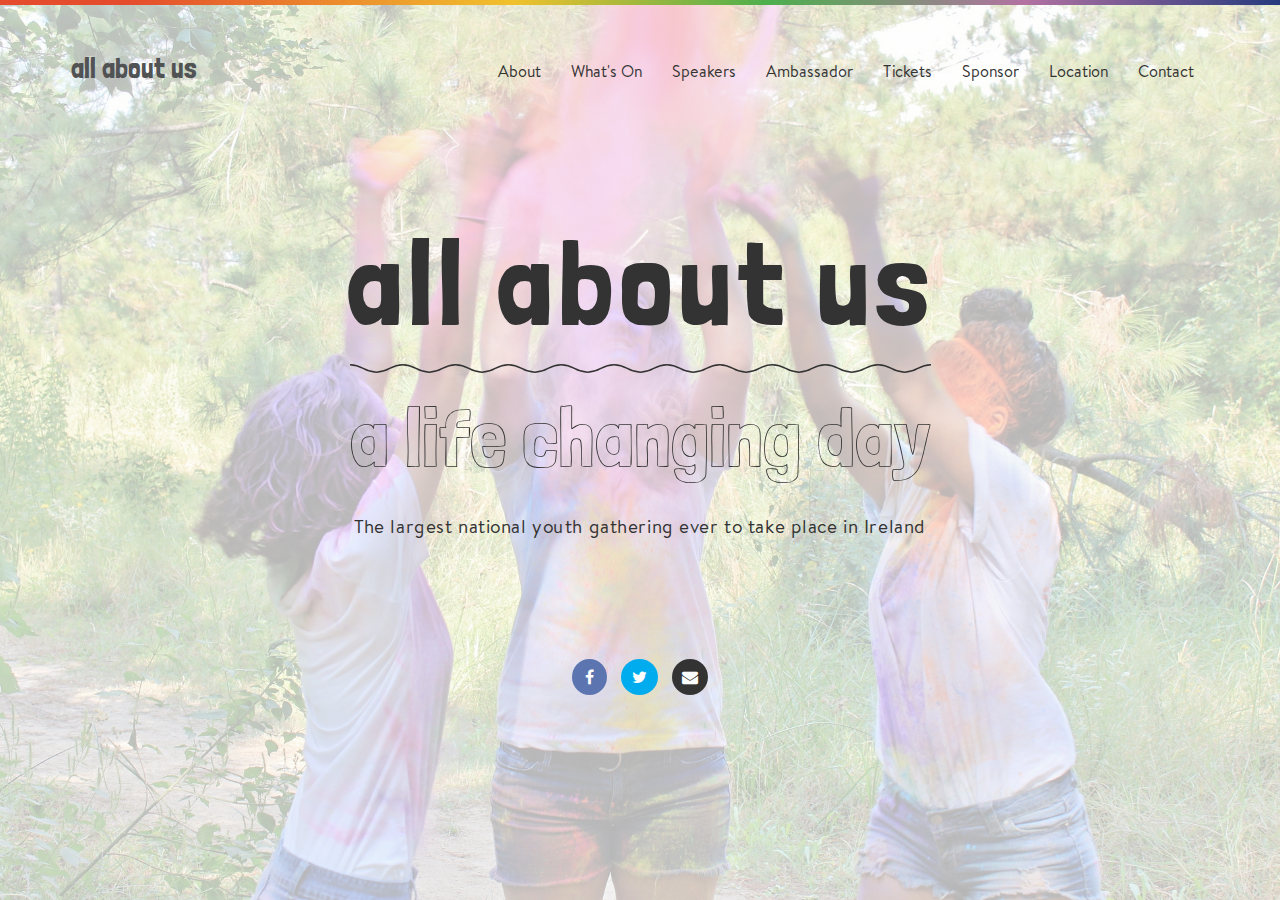
<file: index.html>
<!DOCTYPE html>
<html lang="en">

<head>

    <meta charset="utf-8">
    <meta http-equiv="X-UA-Compatible" content="IE=edge">
    <meta name="viewport" content="width=device-width, initial-scale=1">
    <meta name="description" content="">
    <meta name="author" content="">

    <title>All About Us</title>
    
    <!-- Bootstrap Core CSS -->
    <link href="css/bootstrap.min.css" rel="stylesheet">
    <link href="css/font-awesome.min.css" rel="stylesheet">
    <link href="css/custom.css" rel="stylesheet">
</head>

<body id="landing" class="bg-color">
<div id="strip"></div>
  <div class="container" role="main">
  <!-- Navigation -->
  <nav class="navbar" role="navigation">
    
    <div class="center">
      <div class="navbar-header">
      <div class="navbar-brand">
        <h3 class="site-title"><a href="index.html">All About Us</a></h3>
      </div>
      <button type="button" class="navbar-toggle" data-toggle="collapse" data-target="#bs-example-navbar-collapse-1">
        <span class="sr-only">Toggle navigation</span>
        <span class="icon-bar"></span>
        <span class="icon-bar"></span>
        <span class="icon-bar"></span>
      </button>
      </div>
      <!-- Collect the nav links, forms, and other content for toggling -->
      <div class="collapse navbar-collapse" id="bs-example-navbar-collapse-1">
      
      <ul class="nav navbar-nav navbar-right">
        <li>
            <a href="about.html">About</a>
        </li>
        <li>
            <a href="whats-on.html">What's On</a>
        </li>
        <li>
            <a href="speakers.html">Speakers</a>
        </li>
        <li>
            <a href="ambassador.html">Ambassador</a>
        </li>
        <!--<li>
            <a href="topics.html">Topics</a>
        </li>-->
        <li>
            <a href="tickets.html">Tickets</a>
        </li>
        <li>
            <a href="sponsor.html">Sponsor</a>
        </li>
        <li>
            <a href="location.html">Location</a>
        </li>
        <li>
            <a href="contact.html">Contact</a>
        </li>
      </ul>
      </div>
    </div>
    <!-- /.navbar-collapse -->
  
  </nav>

  <!-- Page Content -->
  

      <div class="row">
      
          <div class="col-lg-12 text-center">
            <div class="landing-container">
            
              <h1 class="landing-header">All about us</h1>
              <svg version="1.1" id="Layer_1" xmlns="http://www.w3.org/2000/svg" xmlns:xlink="http://www.w3.org/1999/xlink" x="0px" y="0px"
                 width="783.576px" height="14.999px" viewBox="0 0 783.576 14.999" enable-background="new 0 0 783.576 14.999"
                 xml:space="preserve">
              <g>
                <path fill="none" stroke="#333333" stroke-width="2" stroke-miterlimit="10" d="M0,1.081c17.808,0,17.808,10,35.616,10
                  c17.806,0,17.806-10,35.613-10c17.806,0,17.806,10,35.612,10c17.806,0,17.806-10,35.612-10c17.807,0,17.807,10,35.613,10
                  c17.807,0,17.807-10,35.615-10c17.809,0,17.809,10,35.618,10c17.807,0,17.807-10,35.615-10c17.808,0,17.808,10,35.617,10
                  c17.808,0,17.808-10,35.615-10c17.808,0,17.808,10,35.616,10c17.808,0,17.808-10,35.617-10c17.809,0,17.809,10,35.619,10
                  c17.81,0,17.81-10,35.619-10c17.807,0,17.807,10,35.614,10c17.807,0,17.807-10,35.615-10c17.81,0,17.81,10,35.619,10
                  c17.81,0,17.81-10,35.62-10c17.811,0,17.811,10,35.621,10c17.81,0,17.81-10,35.62-10c17.813,0,17.813,10,35.625,10
                  s17.813-10,35.625-10"/>
              </g>
              </svg>

              <h2 class="landing-sub-header">A life changing day</h2>
              <p class="lead">The largest national youth gathering ever to take place in Ireland</p>
              
            </div>

   
          </div>
      </div>
      <!-- /.row -->

  </div>
  <!-- /.container -->
<footer class="footer-fixed">       
    
    <div class="social-icon-container container">
  
      <i class="fa fa-facebook circle"></i>
      <a href="https://twitter.com/intent/follow?screen_name=allaboutusevent"><a href="https://twitter.com/intent/follow?screen_name=allaboutusevent"><i class="fa fa-twitter circle"></i></a>
      <script src="https://platform.twitter.com/widgets.js" async></script></a>
      <script src="https://platform.twitter.com/widgets.js" async></script>
      <i class="fa fa-envelope circle"></i>
     
    </div>
 
</footer>
  <!-- jQuery Version 1.11.1 -->
  <script src="js/jquery.js" async></script>
  
  <!-- Bootstrap Core JavaScript -->
  <script src="js/bootstrap.min.js" async></script>

</body>

</html>
</file>
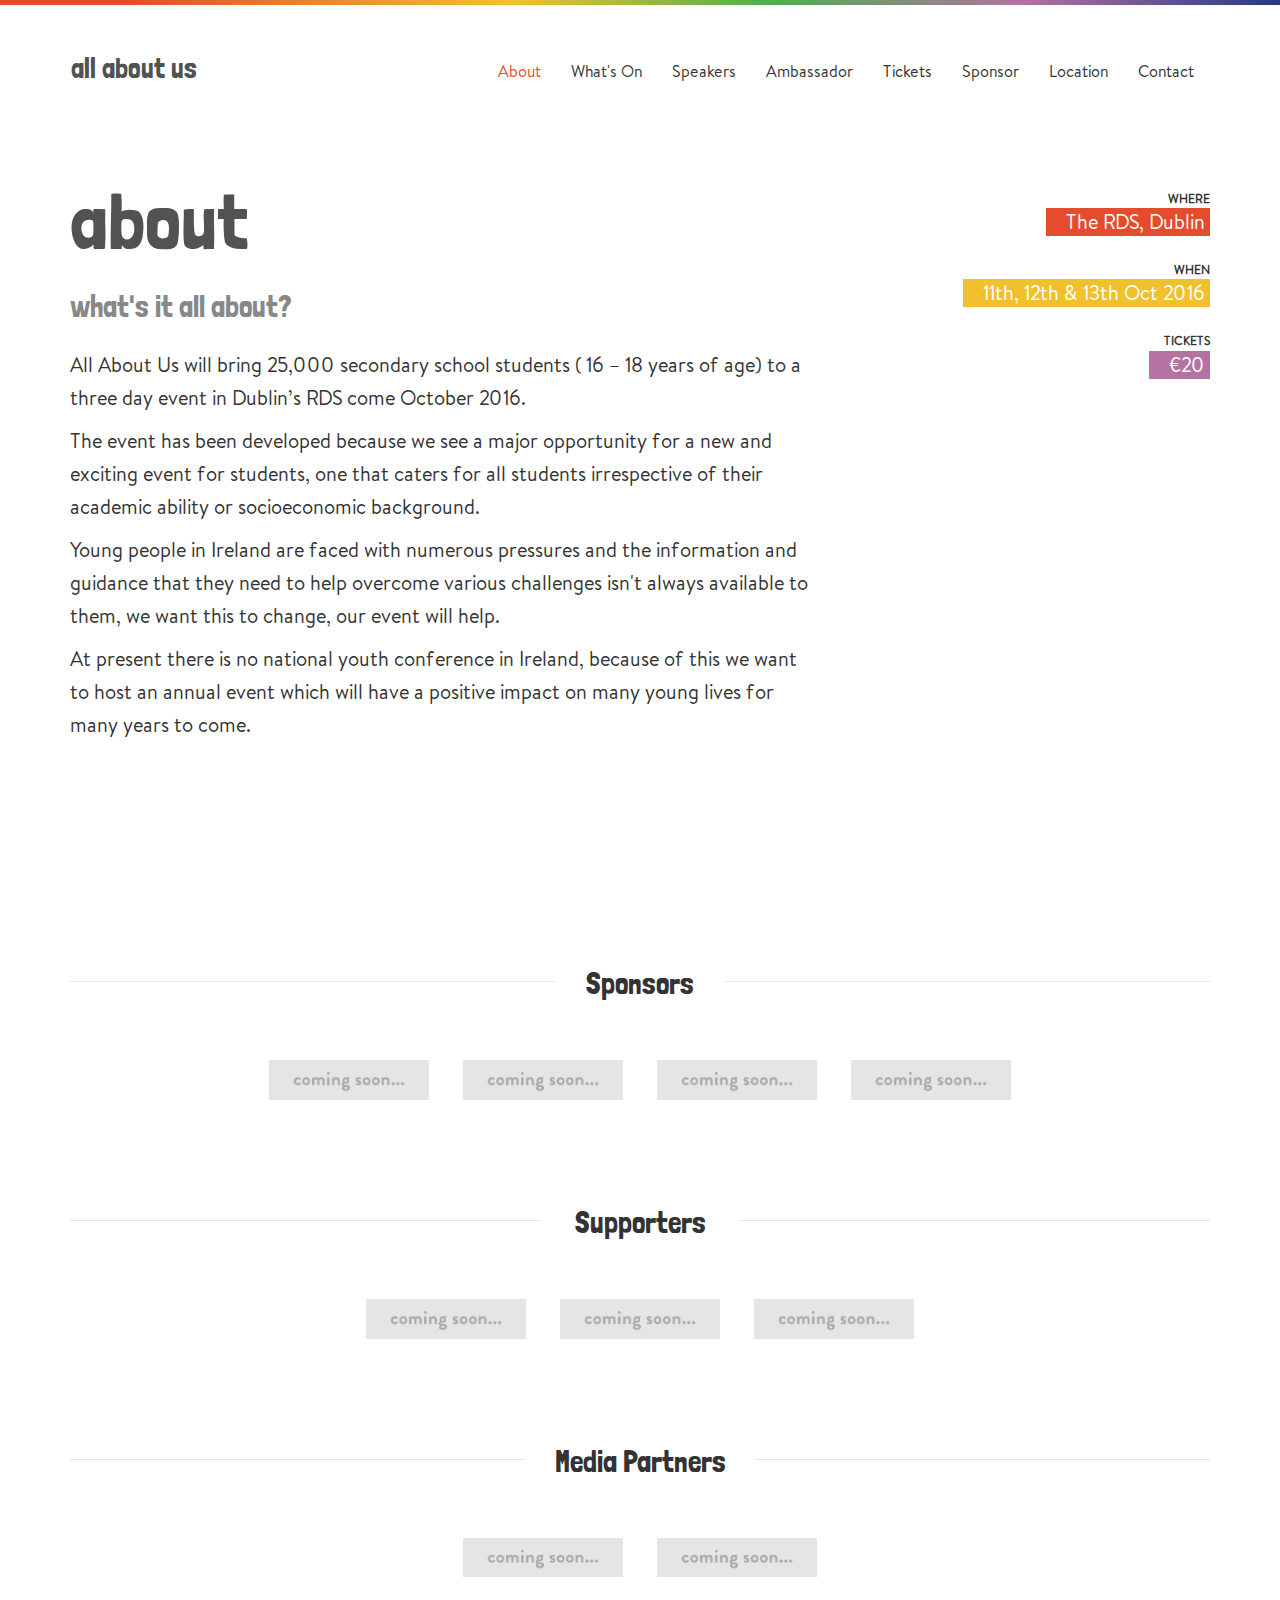
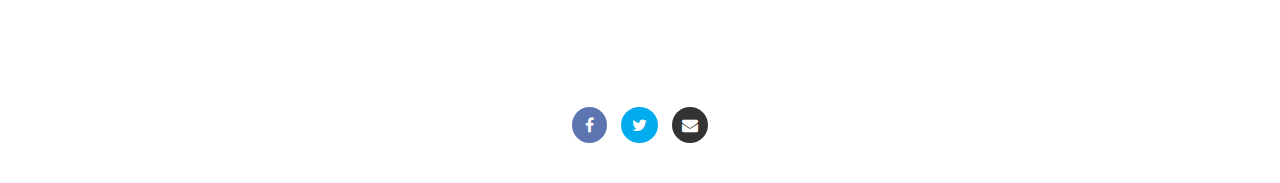
<file: about.html>
<!DOCTYPE html>
<html lang="en">

<head>

<meta charset="utf-8">
<meta http-equiv="X-UA-Compatible" content="IE=edge">
<meta name="viewport" content="width=device-width, initial-scale=1">
<meta name="description" content="">
<meta name="author" content="">

<title>All About Us</title>

<link href="css/bootstrap.min.css" rel="stylesheet">
<link href="css/custom.css" rel="stylesheet">
<link href="css/font-awesome.min.css" rel="stylesheet">
</head>

<body>
<div id="strip"></div>
<div class="container" role="main">
<!-- Navigation -->
  <nav class="navbar" role="navigation">
    
    <div class="center">
      <div class="navbar-header">
      <div class="navbar-brand">
        <h3 class="site-title"><a href="index.html">All About Us</a></h3>
      </div>
      <button type="button" class="navbar-toggle" data-toggle="collapse" data-target="#bs-example-navbar-collapse-1">
        <span class="sr-only">Toggle navigation</span>
        <span class="icon-bar"></span>
        <span class="icon-bar"></span>
        <span class="icon-bar"></span>
      </button>
      </div>
      <!-- Collect the nav links, forms, and other content for toggling -->
      <div class="collapse navbar-collapse" id="bs-example-navbar-collapse-1">
      
      <ul class="nav navbar-nav navbar-right">
        <li>
          <a class="active" href="about.html">About</a>
        </li>
        <li>
          <a href="whats-on.html">What's On</a>
        </li>
        <li>
          <a href="speakers.html">Speakers</a>
        </li>
        <li>
          <a href="ambassador.html">Ambassador</a>
        </li>
        <!--<li>
          <a href="topics.html">Topics</a>
        </li>-->
        <li>
          <a href="tickets.html">Tickets</a>
        </li>
        <li>
          <a href="sponsor.html">Sponsor</a>
        </li>
        <li>
            <a href="location.html">Location</a>
        </li>        
        <li>
          <a href="contact.html">Contact</a>
        </li>
      </ul>
      </div>
    </div>
    <!-- /.navbar-collapse -->
    
  <!-- /.container -->
  </nav>

  <!-- Page Content -->
  <div class="row">
    <div class="col-lg-12">
      
      <div class="intro-header row">
        <div class="col-md-8">
          <h1 class="page-title">about</h1>
          <h2 class="page-sub-title">what's it all about?</h2>
          <p>All About Us will bring 25,000 secondary school students ( 16 – 18 years of age) to a three day event in Dublin’s RDS come October 2016. </p>
          <p>The event has been developed because we see a major opportunity for a new and exciting event for students, one that caters for all students irrespective of their academic ability or socioeconomic background.</p>
          <p>Young people in Ireland are faced with numerous pressures and the information and guidance that they need to help overcome various challenges isn't always available to them, we want this to change, our event will help. </p>
          <p>At present there is no national youth conference in Ireland, because of this we want to host an annual event which will have a positive impact on many young lives for many years to come.</p>

          <!--<p>
            All About Us will bring 25,000 secondary school students to a three day event in Dublin come Autumn 2016; however, bringing students to the event does not even come close to describing what our real aim is; we want our young attendees to have their most memorable school outing ever, a day that could very well pave the way for a happy and successful future, a day that opens them up to a world of possibilities, a day where they can engage and interact with incredible speakers, industry professionals, college representatives, guidance counselors and fellow students from around the country in truly unique ways. </p>
            <p>
              The event has been developed because we see a major opportunity for a new and exciting event for students, one that caters for all students irrespective of their academic ability or  socioeconomic background. We also know that young people are faced with numerous pressures and the information and guidance that they need to help overcome various challenges isn't always available to them, we want this to change. At present there is no national youth conference in Ireland, because of this we want to host an annual event which will have a positive impact on many young lives for many years to come.
            </p>-->
          <!--<p>
            All About Us will be the largest National Youth Gathering ever to take place in Ireland. The event will take place in one of Dublin's biggest Conference Centres over three days in Autumn 2016.
          </p>
          <p>
            We are bringing more than 20,000 senior school students - 4th ,5th and 6th year in the Republic of Ireland and year 12, 13, and 14 in Northern Ireland - to our event in Dublin. The event will act as a positive contributor to the lives of all attendees by educating, motivating and inspiring our guests in truly unique ways. 
          </p>-->
        </div>
        
        <div class="sidebar text-right col-md-4">
          <h6>Where</h6>
          <p><span class="bg-color2"><a href="location.html">The RDS, Dublin</a></span></p>
          <h6>When</h6>
          <p><span class="bg-color3">11th, 12th &amp; 13th Oct 2016</span></p>
          <h6>Tickets</h6>
          <p><span class="bg-color5">€20</span></p>
        </div>                 
      </div>
      <div class="bottombar row">     
        <a href="">
        <div class="col-md-4 card">
          <div class="card-inner bg-color4">
            <p>Read about the Topics we'll be discussing at the Event <i class="fa fa-arrow-right pull-right"></i></p>            
          </div>
        </div>
        </a>
        <a href="">
        <div class="col-md-4 card">
          <div class="card-inner bg-color5">
            <p>See What's going to be on over 3 exciting days <i class="fa fa-arrow-right pull-right"></i></p>            
          </div>
        </div>
        </a>
        <a href="">
        <div class="col-md-4 card">
          <div class="card-inner bg-color3">
            <p>See who we'll have Speaking at the Event <i class="fa fa-arrow-right pull-right"></i></p>            
          </div>
        </div>
        </a>
      </div>
      
      </div>
  </div>
</div>
<!-- /.row -->
<footer>
  <div class="container">
      <div class="sponsors">
        <div class="footer-header">
          <h2 class="text-center">Sponsors</h2>
        </div>
         
          <div class="logos">    
            <img class="col-md-2" src="img/ei-logo.png">
            <img class="col-md-2" src="img/ei-logo.png">
            <img class="col-md-2" src="img/ei-logo.png">
            <img class="col-md-2" src="img/ei-logo.png">
          </div>
      </div>
      <div class="supporters">
        <div class="footer-header">
          <h2 class="text-center">Supporters</h2>
        </div>
        <div class="logos">    
          <img class="col-md-2" src="img/ei-logo.png">
          <img class="col-md-2" src="img/ei-logo.png">
          <img class="col-md-2" src="img/ei-logo.png">
        </div>
      </div>
      <div class="media-partners">
        <div class="footer-header">
          <h2 class="text-center">Media Partners</h2>
        </div>
        <div class="logos">    
          <img class="col-md-2" src="img/ei-logo.png">
          <img class="col-md-2" src="img/ei-logo.png">
        </div>
      </div>
  </div>
  <div class="social-icon-container container">
    <i class="fa fa-facebook circle"></i>
    <a href="https://twitter.com/intent/follow?screen_name=allaboutusevent"><i class="fa fa-twitter circle"></i></a>
      <script src="https://platform.twitter.com/widgets.js" async></script>
    <i class="fa fa-envelope circle"></i>
    <!--<i class="fa fa-pinterest circle"></i>
    <i class="fa fa-google-plus circle"></i>-->
  </div> 
</footer>
</div>
<!-- /.container -->

<script src="js/jquery.js"></script>
<script src="js/bootstrap.min.js"></script>
</body>

</html>
</file>
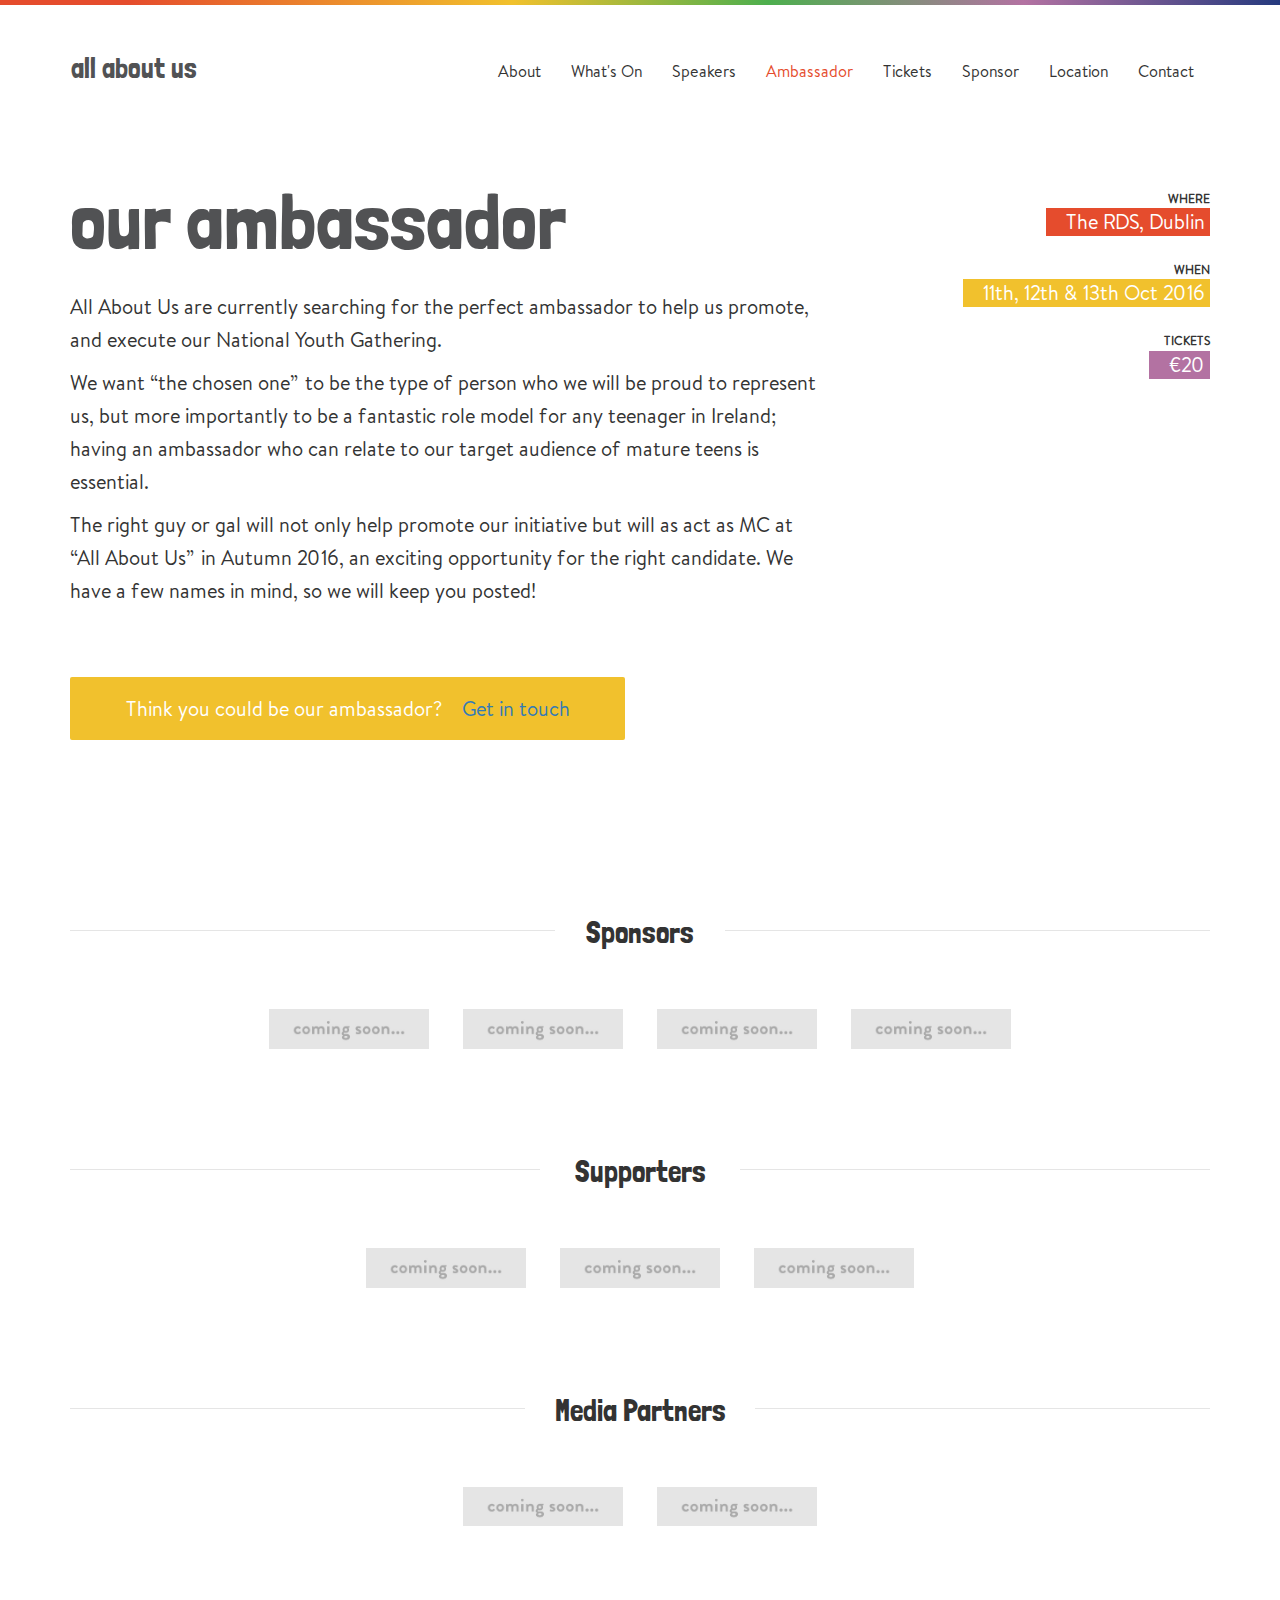
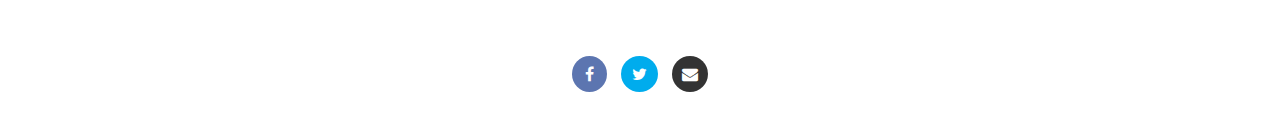
<file: ambassador.html>
<!DOCTYPE html>
<html lang="en">

<head>

<meta charset="utf-8">
<meta http-equiv="X-UA-Compatible" content="IE=edge">
<meta name="viewport" content="width=device-width, initial-scale=1">
<meta name="description" content="">
<meta name="author" content="">

<title>All About Us</title>

<!-- Bootstrap Core CSS -->
<link href="css/bootstrap.min.css" rel="stylesheet">
<link href="css/font-awesome.min.css" rel="stylesheet">
<link href="css/custom.css" rel="stylesheet">
</head>

<body id="ambassador">
<div id="strip"></div>
<div class="container" role="main">
<!-- Navigation -->
  <nav class="navbar" role="navigation">
    
    <div class="center">
      <div class="navbar-header">
      <div class="navbar-brand">
        <h3 class="site-title"><a href="index.html">All About Us</a></h3>
      </div>
      <button type="button" class="navbar-toggle" data-toggle="collapse" data-target="#bs-example-navbar-collapse-1">
        <span class="sr-only">Toggle navigation</span>
        <span class="icon-bar"></span>
        <span class="icon-bar"></span>
        <span class="icon-bar"></span>
      </button>
      </div>
      <!-- Collect the nav links, forms, and other content for toggling -->
      <div class="collapse navbar-collapse" id="bs-example-navbar-collapse-1">
      
      <ul class="nav navbar-nav navbar-right">
        <li>
            <a href="about.html">About</a>
        </li>
        <li>
            <a href="whats-on.html">What's On</a>
        </li>
        <li>
            <a href="speakers.html">Speakers</a>
        </li>
        <li>
            <a class="active" href="ambassador.html">Ambassador</a>
        </li>
        <!--<li>
            <a href="topics.html">Topics</a>
        </li>-->
        <li>
            <a href="tickets.html">Tickets</a>
        </li>
        <li>
            <a href="sponsor.html">Sponsor</a>
        </li>
        <li>
            <a href="location.html">Location</a>
        </li>
        <li>
            <a href="contact.html">Contact</a>
        </li>
      </ul>
      </div>
    </div>
    <!-- /.navbar-collapse -->
  
  </nav>

<!-- Page Content -->


<div class="row">
  <div class="col-lg-12">
    
    <div class="intro-header row">
      <div class="col-md-8">
        <h1 class="page-title">Our Ambassador</h1>
        <p>
          All About Us are currently searching for the perfect ambassador to help us promote, and execute our National Youth Gathering.
        </p>
        <p> 
          We want “the chosen one”  to be the type of person who we will be proud to represent us, but more importantly to be a fantastic role model for any teenager in Ireland; having an ambassador who can relate to our target audience of mature teens is essential. 
        </p>
        <p>
          The right guy or gal will not only help promote our initiative but will as act as MC at “All About Us” in Autumn 2016, an exciting opportunity for the right candidate. We have a few names in mind, so we will keep you posted!  
        </p>
      </div>
      
      <div class="sidebar text-right col-md-4">
        <h6>Where</h6>
        <p><span class="bg-color2"><a href="location.html">The RDS, Dublin</a></span></p>
        <h6>When</h6>
        <p><span class="bg-color3">11th, 12th &amp; 13th Oct 2016</span></p>
        <h6>Tickets</span></h6>
        <p><span class="bg-color5">€20</span></p>
      </div>

    </div>
    <div class="row">
      <div class="col-md-6">
      <div class="alert alert-info text-center">
        <p>Think you could be our ambassador?  <a href="/contact.html"> &nbsp;&nbsp;&nbsp;Get in touch</a></p>
      </div>
      </div>
    </div>
    <div class="bottombar row">     
      <a href="">
      <div class="col-md-4 card">
        <div class="card-inner bg-color4">
          <p>Read about the Topics we'll be discussing at the Event   <i class="fa fa-arrow-right"></i></p>            
        </div>
      </div>
      </a>
      <a href="">
      <div class="col-md-4 card">
        <div class="card-inner bg-color5">
          <p>See What's going to be on over 3 exciting days <i class="fa fa-arrow-right pull-right"></i></p>            
        </div>
      </div>
      </a>
      <a href="">
      <div class="col-md-4 card">
        <div class="card-inner bg-color3">
          <p>See who we'll have Speaking at the Event <i class="fa fa-arrow-right pull-right"></i></p>            
        </div>
      </div>
      </a>
    </div>
    
    </div>

    
  </div>

</div>
<!-- /.row -->
<footer>
  <div class="container">
      <div class="sponsors">
        <div class="footer-header">
          <h2 class="text-center">Sponsors</h2>
        </div>
         
          <div class="logos">    
            <img class="col-md-2" src="img/ei-logo.png">
            <img class="col-md-2" src="img/ei-logo.png">
            <img class="col-md-2" src="img/ei-logo.png">
            <img class="col-md-2" src="img/ei-logo.png">
          </div>
      </div>
      <div class="supporters">
        <div class="footer-header">
          <h2 class="text-center">Supporters</h2>
        </div>
        <div class="logos">    
          <img class="col-md-2" src="img/ei-logo.png">
          <img class="col-md-2" src="img/ei-logo.png">
          <img class="col-md-2" src="img/ei-logo.png">
        </div>
      </div>
      <div class="media-partners">
        <div class="footer-header">
          <h2 class="text-center">Media Partners</h2>
        </div>
        <div class="logos">    
          <img class="col-md-2" src="img/ei-logo.png">
          <img class="col-md-2" src="img/ei-logo.png">
        </div>
      </div>
  </div>
  <div class="social-icon-container container">
  
    <i class="fa fa-facebook circle"></i>
    <a href="https://twitter.com/intent/follow?screen_name=allaboutusevent"><i class="fa fa-twitter circle"></i></a>
      <script src="https://platform.twitter.com/widgets.js" async></script>
    <i class="fa fa-envelope circle"></i>
    <!--<i class="fa fa-pinterest circle"></i>
    <i class="fa fa-google-plus circle"></i>-->
  </div> 
</footer>
</div>
<!-- /.container -->

<!-- jQuery Version 1.11.1 -->
<script src="js/jquery.js"></script>

<!-- Bootstrap Core JavaScript -->
<script src="js/bootstrap.min.js"></script>

</body>

</html>
</file>
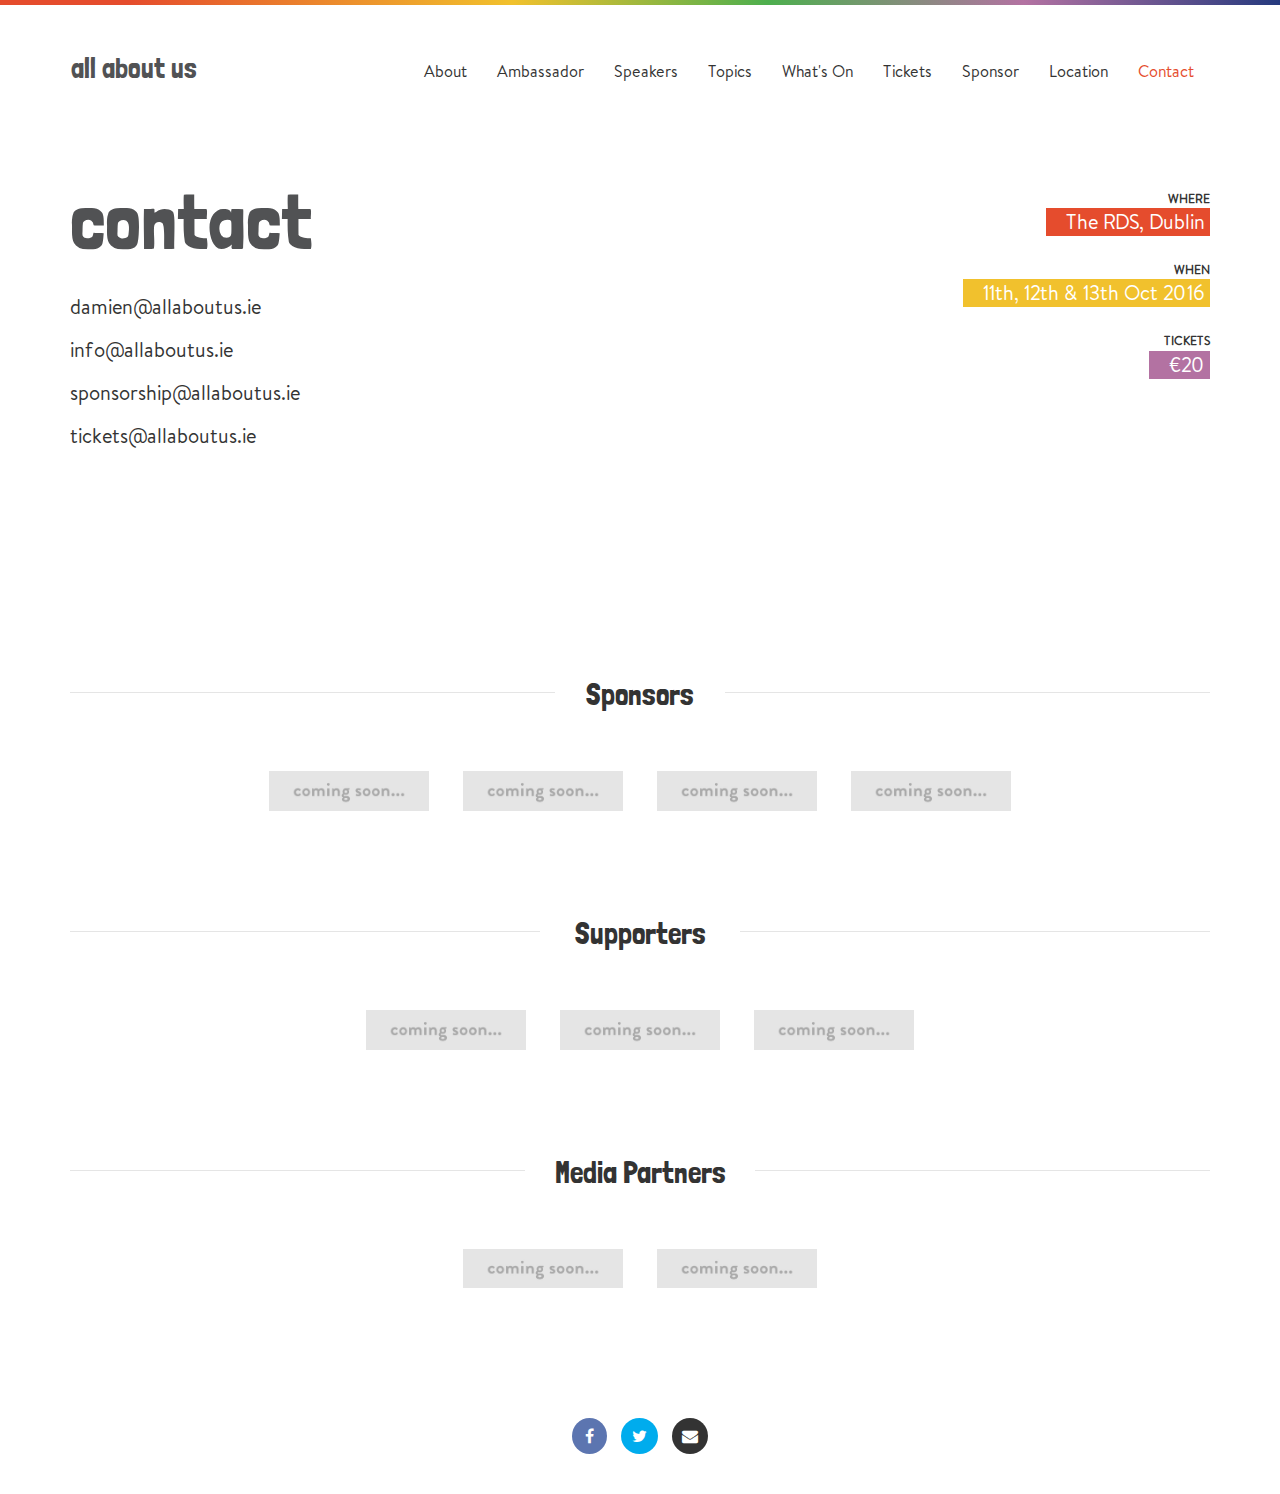
<file: contact.html>
<!DOCTYPE html>
<html lang="en">

<head>

<meta charset="utf-8">
<meta http-equiv="X-UA-Compatible" content="IE=edge">
<meta name="viewport" content="width=device-width, initial-scale=1">
<meta name="description" content="">
<meta name="author" content="">

<title>All About Us</title>

<!-- Bootstrap Core CSS -->
<link href="css/bootstrap.min.css" rel="stylesheet">
<link href="css/custom.css" rel="stylesheet">
<link href="css/font-awesome.min.css" rel="stylesheet">
</head>

<body>
<div id="strip"></div>
<div class="container" role="main">
<!-- Navigation -->
<nav class="navbar" role="navigation">
  
  <div class="center">
    <div class="navbar-header">
    <div class="navbar-brand">
      <h3 class="site-title"><a href="index.html">All About Us</a></h3>
    </div>
    <button type="button" class="navbar-toggle" data-toggle="collapse" data-target="#bs-example-navbar-collapse-1">
      <span class="sr-only">Toggle navigation</span>
      <span class="icon-bar"></span>
      <span class="icon-bar"></span>
      <span class="icon-bar"></span>
    </button>
    </div>
    <div class="collapse navbar-collapse" id="bs-example-navbar-collapse-1">
      <ul class="nav navbar-nav navbar-right">
        <li>
          <a href="about.html">About</a>
        </li>
        <li>
          <a href="ambassador.html">Ambassador</a>
        </li>
        <li>
          <a href="speakers.html">Speakers</a>
        </li>
        <li>
          <a href="topics.html">Topics</a>
        </li>
        <li>
          <a href="whats-on.html">What's On</a>
        </li>
        <li>
          <a href="tickets.html">Tickets</a>
        </li>
        <li>
          <a href="sponsor.html">Sponsor</a>
        </li>
        <li>
            <a href="location.html">Location</a>
        </li>
        <li>
          <a class="active" href="contact.html">Contact</a>
        </li>
      </ul>
    </div>
  </div>
  <!-- /.navbar-collapse -->

</nav>

<!-- Page Content -->

<div class="row">
  <div class="col-lg-12">    
    <div class="intro-header row">
      <div class="col-md-8">
        <h1 class="page-title">contact</h1>
        <p>damien@allaboutus.ie</p>
        <p>info@allaboutus.ie</p>
        <p>sponsorship@allaboutus.ie</p>
        <p>tickets@allaboutus.ie</p>
      </div>
      <div class="sidebar text-right col-md-4">
        <h6>Where</h6>
        <p><span class="bg-color2"><a href="location.html">The RDS, Dublin</a></span></p>
        <h6>When</h6>
        <p><span class="bg-color3">11th, 12th &amp; 13th Oct 2016</span></p>
        <h6>Tickets</h6>
        <p><span class="bg-color5">€20</span></p>
      </div>       
    </div>
      <div class="bottombar row">     
        <a href="">
        <div class="col-md-4 card">
          <div class="card-inner bg-color4">
            <p>Read about the Topics we'll be discussing at the Event <i class="fa fa-arrow-right pull-right"></i></p>            
          </div>
        </div>
        </a>
        <a href="">
        <div class="col-md-4 card">
          <div class="card-inner bg-color5">
            <p>See What's going to be on over 3 exciting days <i class="fa fa-arrow-right pull-right"></i></p>            
          </div>
        </div>
        </a>
        <a href="">
        <div class="col-md-4 card">
          <div class="card-inner bg-color3">
            <p>See who we'll have Speaking at the Event <i class="fa fa-arrow-right pull-right"></i></p>            
          </div>
        </div>
        </a>
      </div>    
    </div>    
  </div>

</div>
<!-- /.row -->
<footer>
  <div class="container">
      <div class="sponsors">
        <div class="footer-header">
          <h2 class="text-center">Sponsors</h2>
        </div>
         
          <div class="logos">    
            <img class="col-md-2" src="img/ei-logo.png">
            <img class="col-md-2" src="img/ei-logo.png">
            <img class="col-md-2" src="img/ei-logo.png">
            <img class="col-md-2" src="img/ei-logo.png">
          </div>
      </div>
      <div class="supporters">
        <div class="footer-header">
          <h2 class="text-center">Supporters</h2>
        </div>
        <div class="logos">    
          <img class="col-md-2" src="img/ei-logo.png">
          <img class="col-md-2" src="img/ei-logo.png">
          <img class="col-md-2" src="img/ei-logo.png">
        </div>
      </div>
      <div class="media-partners">
        <div class="footer-header">
          <h2 class="text-center">Media Partners</h2>
        </div>
        <div class="logos">    
          <img class="col-md-2" src="img/ei-logo.png">
          <img class="col-md-2" src="img/ei-logo.png">
        </div>
      </div>
  </div>
  <div class="social-icon-container container">
  
    <i class="fa fa-facebook circle"></i>
    <a href="https://twitter.com/intent/follow?screen_name=allaboutusevent"><i class="fa fa-twitter circle"></i></a>
      <script src="https://platform.twitter.com/widgets.js" async></script>
    <i class="fa fa-envelope circle"></i>
    <!--<i class="fa fa-pinterest circle"></i>
    <i class="fa fa-google-plus circle"></i>-->
  </div> 
</footer>
</div>

<script src="js/jquery.js"></script>


<script src="js/bootstrap.min.js"></script>
</body>

</html>
</file>
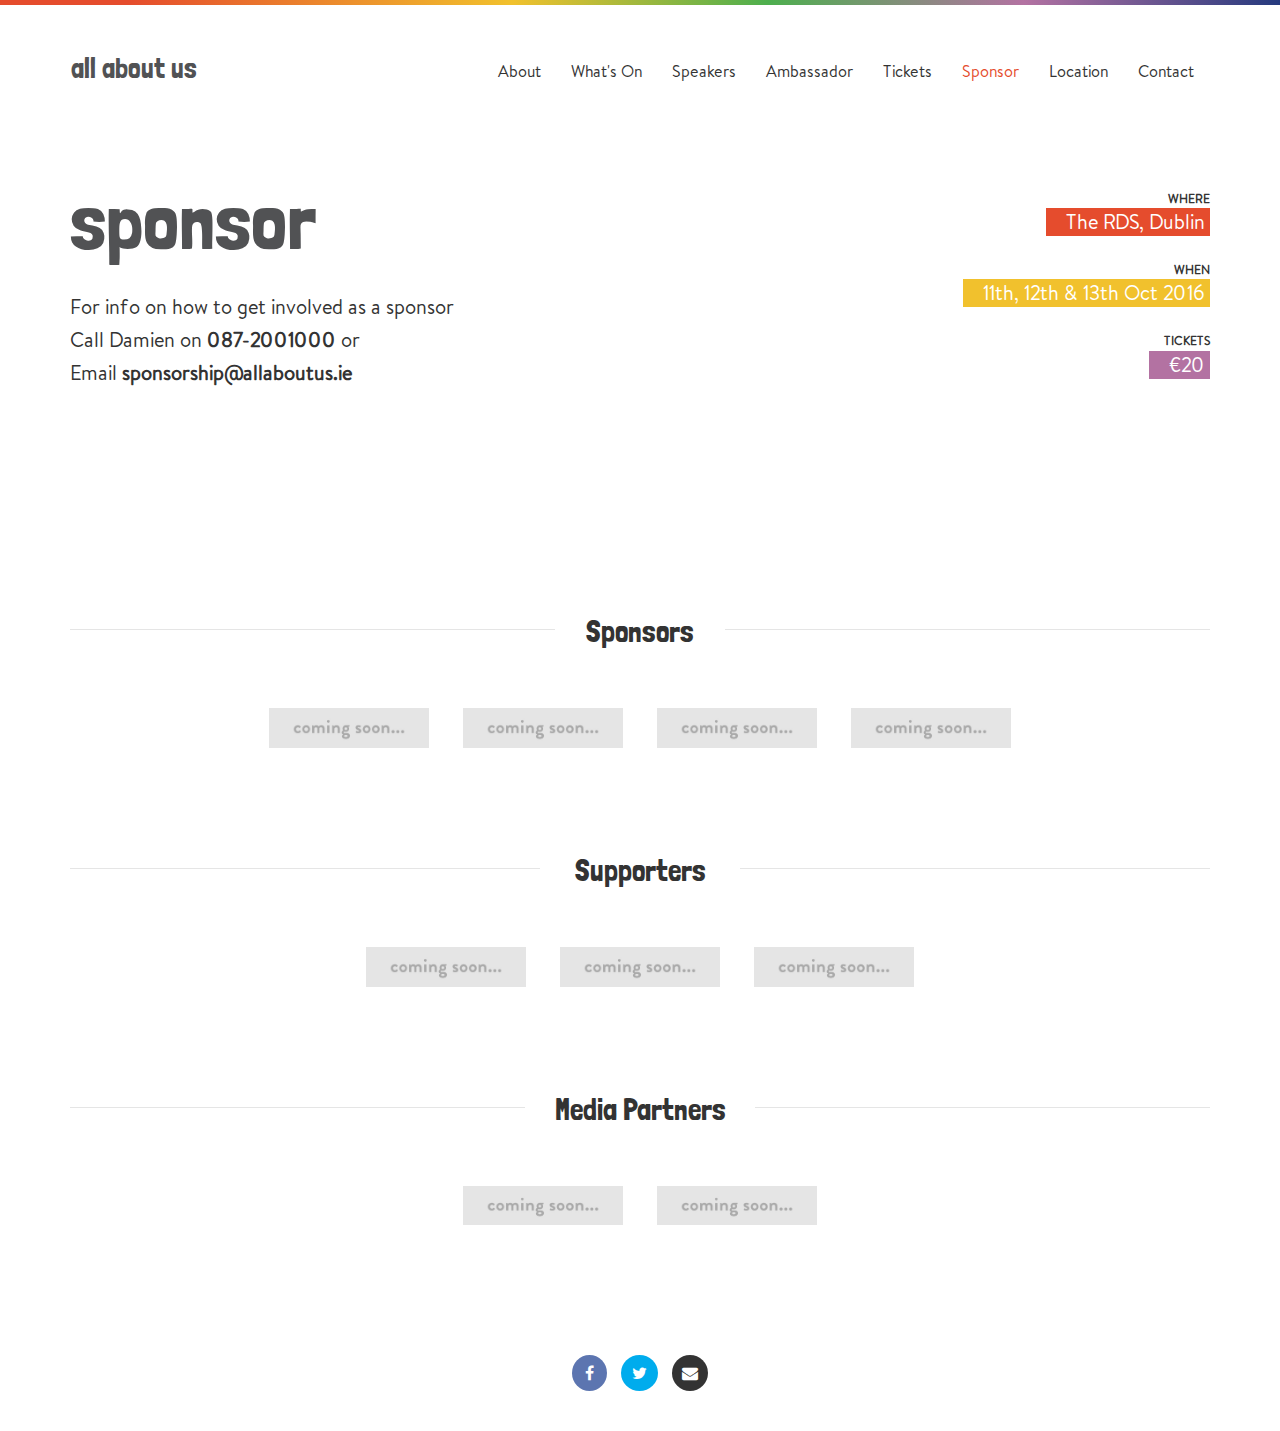
<file: sponsor.html>
<!DOCTYPE html>
<html lang="en">

<head>

<meta charset="utf-8">
<meta http-equiv="X-UA-Compatible" content="IE=edge">
<meta name="viewport" content="width=device-width, initial-scale=1">
<meta name="description" content="">
<meta name="author" content="">

<title>All About Us</title>

<!-- Bootstrap Core CSS -->
<link href="css/bootstrap.min.css" rel="stylesheet">
<link href="css/custom.css" rel="stylesheet">
<link href="css/font-awesome.min.css" rel="stylesheet">
</head>

<body>
<div id="strip"></div>
<div class="container" role="main">
<!-- Navigation -->
  <nav class="navbar" role="navigation">
    
    <div class="center">
      <div class="navbar-header">
      <div class="navbar-brand">
        <h3 class="site-title"><a href="index.html">All About Us</a></h3>
      </div>
      <button type="button" class="navbar-toggle" data-toggle="collapse" data-target="#bs-example-navbar-collapse-1">
        <span class="sr-only">Toggle navigation</span>
        <span class="icon-bar"></span>
        <span class="icon-bar"></span>
        <span class="icon-bar"></span>
      </button>
      </div>
      <!-- Collect the nav links, forms, and other content for toggling -->
      <div class="collapse navbar-collapse" id="bs-example-navbar-collapse-1">
      
      <ul class="nav navbar-nav navbar-right">
        <li>
            <a href="about.html">About</a>
        </li>
        <li>
            <a href="whats-on.html">What's On</a>
        </li>
        <li>
            <a href="speakers.html">Speakers</a>
        </li>
        <li>
            <a href="ambassador.html">Ambassador</a>
        </li>
        <!--<li>
            <a href="topics.html">Topics</a>
        </li>-->
        <li>
            <a href="tickets.html">Tickets</a>
        </li>
        <li>
            <a class="active" href="sponsor.html">Sponsor</a>
        </li>
        <li>
            <a href="location.html">Location</a>
        </li>
        <li>
            <a href="contact.html">Contact</a>
        </li>
      </ul>
      </div>
    </div>
    <!-- /.navbar-collapse -->
  
  </nav>

<!-- Page Content -->
<div class="row">
  <div class="col-lg-12">
    
    <div class="intro-header row">
      <div class="col-md-8">
        <h1 class="page-title">Sponsor</h1>
        <p>
        For info on how to get involved as a sponsor <br> Call Damien on <strong>087-2001000</strong>  or<br> Email <strong>sponsorship@allaboutus.ie</strong>
        </p>
      </div>
      
      <div class="sidebar text-right col-md-4">
        <h6>Where</h6>
        <p><span class="bg-color2"><a href="location.html">The RDS, Dublin</a></span></p>
        <h6>When</h6>
        <p><span class="bg-color3">11th, 12th &amp; 13th Oct 2016</span></p>
        <h6>Tickets</h6>
        <p><span class="bg-color5">€20</span></p>
      </div>
           
      
    </div>
    <div class="bottombar row">     
      <a href="">
      <div class="col-md-4 card">
        <div class="card-inner bg-color4">
          <p>Read about the Topics we'll be discussing at the Event <i class="fa fa-arrow-right pull-right"></i></p>            
        </div>
      </div>
      </a>
      <a href="">
      <div class="col-md-4 card">
        <div class="card-inner bg-color5">
          <p>See What's going to be on over 3 exciting days <i class="fa fa-arrow-right pull-right"></i></p>            
        </div>
      </div>
      </a>
      <a href="">
      <div class="col-md-4 card">
        <div class="card-inner bg-color3">
          <p>See who we'll have Speaking at the Event <i class="fa fa-arrow-right pull-right"></i></p>            
        </div>
      </div>
      </a>
    </div>
    
    </div>

    
  </div>

</div>
<footer>
  <div class="container">
      <div class="sponsors">
        <div class="footer-header">
          <h2 class="text-center">Sponsors</h2>
        </div>
         
          <div class="logos">    
            <img class="col-md-2" src="img/ei-logo.png">
            <img class="col-md-2" src="img/ei-logo.png">
            <img class="col-md-2" src="img/ei-logo.png">
            <img class="col-md-2" src="img/ei-logo.png">
          </div>
      </div>
      <div class="supporters">
        <div class="footer-header">
          <h2 class="text-center">Supporters</h2>
        </div>
        <div class="logos">    
          <img class="col-md-2" src="img/ei-logo.png">
          <img class="col-md-2" src="img/ei-logo.png">
          <img class="col-md-2" src="img/ei-logo.png">
        </div>
      </div>
      <div class="media-partners">
        <div class="footer-header">
          <h2 class="text-center">Media Partners</h2>
        </div>
        <div class="logos">    
          <img class="col-md-2" src="img/ei-logo.png">
          <img class="col-md-2" src="img/ei-logo.png">
        </div>
      </div>
  </div>
  <div class="social-icon-container container">
  
    <i class="fa fa-facebook circle"></i>
    <a href="https://twitter.com/intent/follow?screen_name=allaboutusevent"><i class="fa fa-twitter circle"></i></a>
      <script src="https://platform.twitter.com/widgets.js" async></script>
    <i class="fa fa-envelope circle"></i>
    <!--<i class="fa fa-pinterest circle"></i>
    <i class="fa fa-google-plus circle"></i>-->
  </div> 
</footer>
</div>
<!-- /.container -->

<!-- jQuery Version 1.11.1 -->
<script src="js/jquery.js"></script>

<!-- Bootstrap Core JavaScript -->
<script src="js/bootstrap.min.js"></script>
<script type="text/JavaScript">

$(".limit").text(function(index, currentText) {
    return currentText.substr(0, 225);
});
$(".limit2").text(function(index, currentText) {
    return currentText.substr(0, 190);
});
</script>
</body>

</html>
</file>
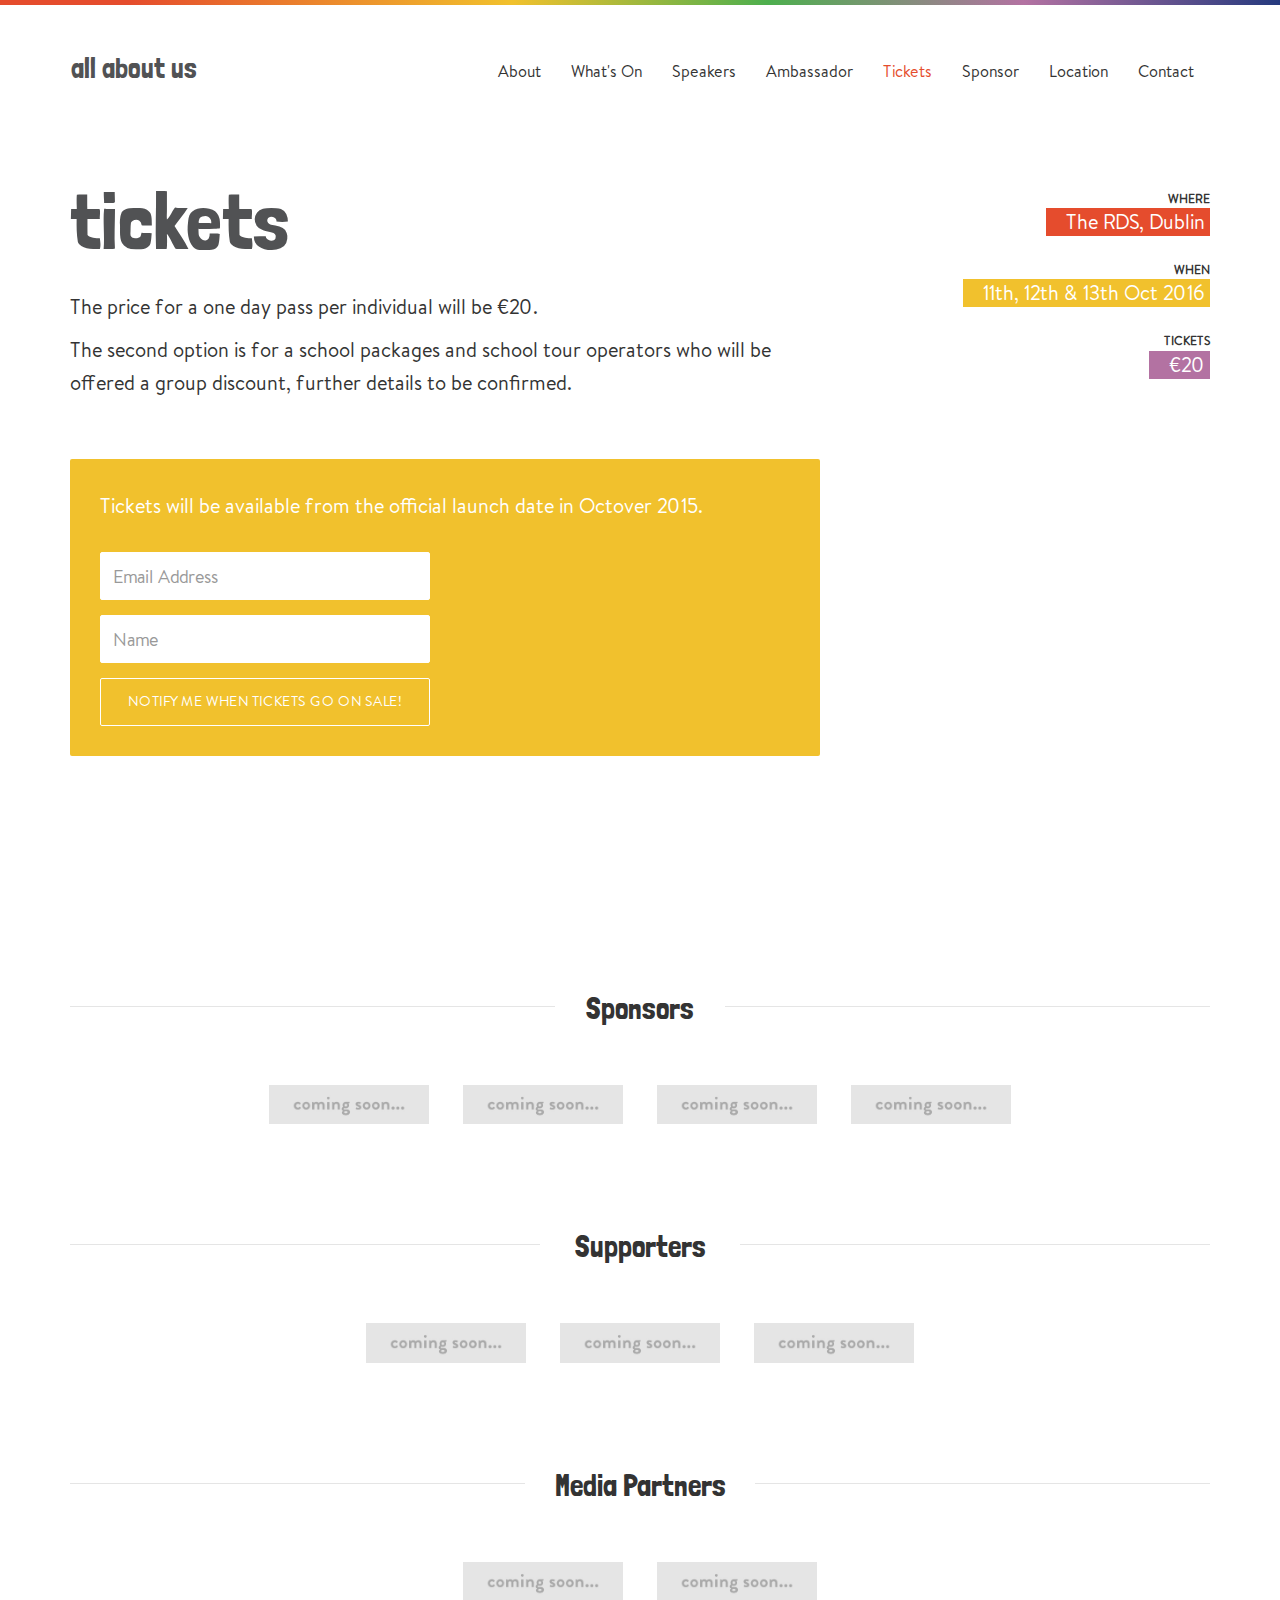
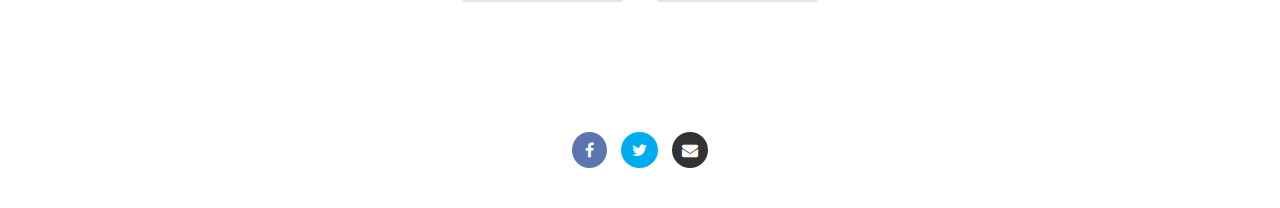
<file: tickets.html>
<!DOCTYPE html>
<html lang="en">

<head>

<meta charset="utf-8">
<meta http-equiv="X-UA-Compatible" content="IE=edge">
<meta name="viewport" content="width=device-width, initial-scale=1">
<meta name="description" content="">
<meta name="author" content="">

<title>All About Us</title>

<!-- Bootstrap Core CSS -->
<link href="css/bootstrap.min.css" rel="stylesheet">
<link href="css/custom.css" rel="stylesheet">
<link href="css/font-awesome.min.css" rel="stylesheet">
</head>

<body>
<div id="strip"></div>
<div class="container" role="main">
<!-- Navigation -->
  <nav class="navbar" role="navigation">
    
    <div class="center">
      <div class="navbar-header">
      <div class="navbar-brand">
          <h3 class="site-title"><a href="index.html">All About Us</a></h3>
      </div>
      <button type="button" class="navbar-toggle" data-toggle="collapse" data-target="#bs-example-navbar-collapse-1">
        <span class="sr-only">Toggle navigation</span>
        <span class="icon-bar"></span>
        <span class="icon-bar"></span>
        <span class="icon-bar"></span>
      </button>
      </div>
      <!-- Collect the nav links, forms, and other content for toggling -->
      <div class="collapse navbar-collapse" id="bs-example-navbar-collapse-1">
      
      <ul class="nav navbar-nav navbar-right">
        <li>
            <a href="about.html">About</a>
        </li>
        <li>
            <a href="whats-on.html">What's On</a>
        </li>
        <li>
            <a href="speakers.html">Speakers</a>
        </li>
        <li>
            <a href="ambassador.html">Ambassador</a>
        </li>
        <!--<li>
            <a href="topics.html">Topics</a>
        </li>-->
        <li>
            <a class="active" href="tickets.html">Tickets</a>
        </li>
        <li>
            <a href="sponsor.html">Sponsor</a>
        </li>
        <li>
            <a href="location.html">Location</a>
        </li>
        <li>
            <a href="contact.html">Contact</a>
        </li>
      </ul>
      </div>
    </div>
    <!-- /.navbar-collapse -->
  
  </nav>

<!-- Page Content -->


<div class="row">
  <div class="col-lg-12">
    
    <div class="intro-header row">
      <div class="col-md-8">
        <h1 class="page-title">Tickets</h1>

        
        <p>The price for a one day pass per individual will be €20. </p>
    
        <p>
          The second option is for a school packages and school tour operators who will be offered a group discount, further details to be confirmed. 
        </p>
        <div class="alert alert-info newsletter-container">
        <p>Tickets will be available from the official launch date in Octover 2015.</p>
        
          
            <!-- Begin MailChimp Signup Form -->
          <div class="row">
          <div class="col-md-6">
          
          <div class="mailchimp-form">
            <div id="mc_embed_signup">
            <form action="//sonjalimone.us8.list-manage.com/subscribe/post?u=e14abb541842da33208619d7a&amp;id=804f0c27f1" method="post" id="mc-embedded-subscribe-form" name="mc-embedded-subscribe-form" class="validate" target="_blank" novalidate>
            <div id="mc_embed_signup_scroll">

            <div class="form-group mc-field-group">
            
            <input type="email" class="form-control" value="" placeholder="Email Address" name="EMAIL" class="required email" id="mce-EMAIL">
            </div>

            <div class="form-group mc-field-group">
            
            <input type="text" placeholder="Name" value="" name="LNAME" class="form-control" id="mce-LNAME">
            </div>
            <div id="mce-responses" class="clear">
            <div class="response" id="mce-error-response" style="display:none"></div>
            <div class="response" id="mce-success-response" style="display:none"></div>
            </div>    <!-- real people should not fill this in and expect good things - do not remove this or risk form bot signups-->
            <div style="position: absolute; left: -5000px;"><input type="text" name="b_e14abb541842da33208619d7a_804f0c27f1" tabindex="-1" value=""></div>
            <div class="clear"><input type="submit" value="Notify me when tickets go on Sale!" name="subscribe" id="mc-embedded-subscribe" class="button btb btn-primary"></div>
            </div>
            </form>
            </div>
            <script type='text/javascript' src='//s3.amazonaws.com/downloads.mailchimp.com/js/mc-validate.js'></script><script type='text/javascript'>(function($) {window.fnames = new Array(); window.ftypes = new Array();fnames[0]='EMAIL';ftypes[0]='email';fnames[1]='FNAME';ftypes[1]='text';fnames[2]='LNAME';ftypes[2]='text';}
              (jQuery));var $mcj = jQuery.noConflict(true);</script>
            </div>
            </div>
            <!--End mc_embed_signup-->
            
          </div>
      </div>
      </div>
      
      <div class="sidebar text-right col-md-4">
        <h6>Where</h6>
        <p><span class="bg-color2"><a href="location.html">The RDS, Dublin</a></span></p>
        <h6>When</h6>
        <p><span class="bg-color3">11th, 12th &amp; 13th Oct 2016</span></p>
        <h6>Tickets</span></h6>
        <p><span class="bg-color5">€20</span></p>
      </div>
       
      
    </div>
    <div class="bottombar row">     
      <a href="">
      <div class="col-md-4 card">
        <div class="card-inner bg-color4">
          <p>Read about the Topics we'll be discussing at the Event <i class="fa fa-arrow-right pull-right"></i></p>            
        </div>
      </div>
      </a>
      <a href="">
      <div class="col-md-4 card">
        <div class="card-inner bg-color5">
          <p>See What's going to be on over 3 exciting days <i class="fa fa-arrow-right pull-right"></i></p>            
        </div>
      </div>
      </a>
      <a href="">
      <div class="col-md-4 card">
        <div class="card-inner bg-color3">
          <p>See who we'll have Speaking at the Event <i class="fa fa-arrow-right pull-right"></i></p>            
        </div>
      </div>
      </a>
    </div>
    
    </div>

    <!--
    Note: Tickets will be sold using <a href="https://ti.to/">ti.to</-->

  </div>
      
</div>

<footer>
  <div class="container">
      <div class="sponsors">
        <div class="footer-header">
          <h2 class="text-center">Sponsors</h2>
        </div>
         
          <div class="logos">    
            <img class="col-md-2" src="img/ei-logo.png">
            <img class="col-md-2" src="img/ei-logo.png">
            <img class="col-md-2" src="img/ei-logo.png">
            <img class="col-md-2" src="img/ei-logo.png">
          </div>
      </div>
      <div class="supporters">
        <div class="footer-header">
          <h2 class="text-center">Supporters</h2>
        </div>
        <div class="logos">    
          <img class="col-md-2" src="img/ei-logo.png">
          <img class="col-md-2" src="img/ei-logo.png">
          <img class="col-md-2" src="img/ei-logo.png">
        </div>
      </div>
      <div class="media-partners">
        <div class="footer-header">
          <h2 class="text-center">Media Partners</h2>
        </div>
        <div class="logos">    
          <img class="col-md-2" src="img/ei-logo.png">
          <img class="col-md-2" src="img/ei-logo.png">
        </div>
      </div>
  </div>
  <div class="social-icon-container container">
  
    <i class="fa fa-facebook circle"></i>
    <a href="https://twitter.com/intent/follow?screen_name=allaboutusevent"><i class="fa fa-twitter circle"></i></a>
      <script src="https://platform.twitter.com/widgets.js" async></script>
    <i class="fa fa-envelope circle"></i>
    <!--<i class="fa fa-pinterest circle"></i>
    <i class="fa fa-google-plus circle"></i>-->
  </div> 
</footer>
</div>
<!-- /.container -->

<!-- jQuery Version 1.11.1 -->
<script src="js/jquery.js"></script>

<!-- Bootstrap Core JavaScript -->
<script src="js/bootstrap.min.js"></script>

</body>

</html>
</file>
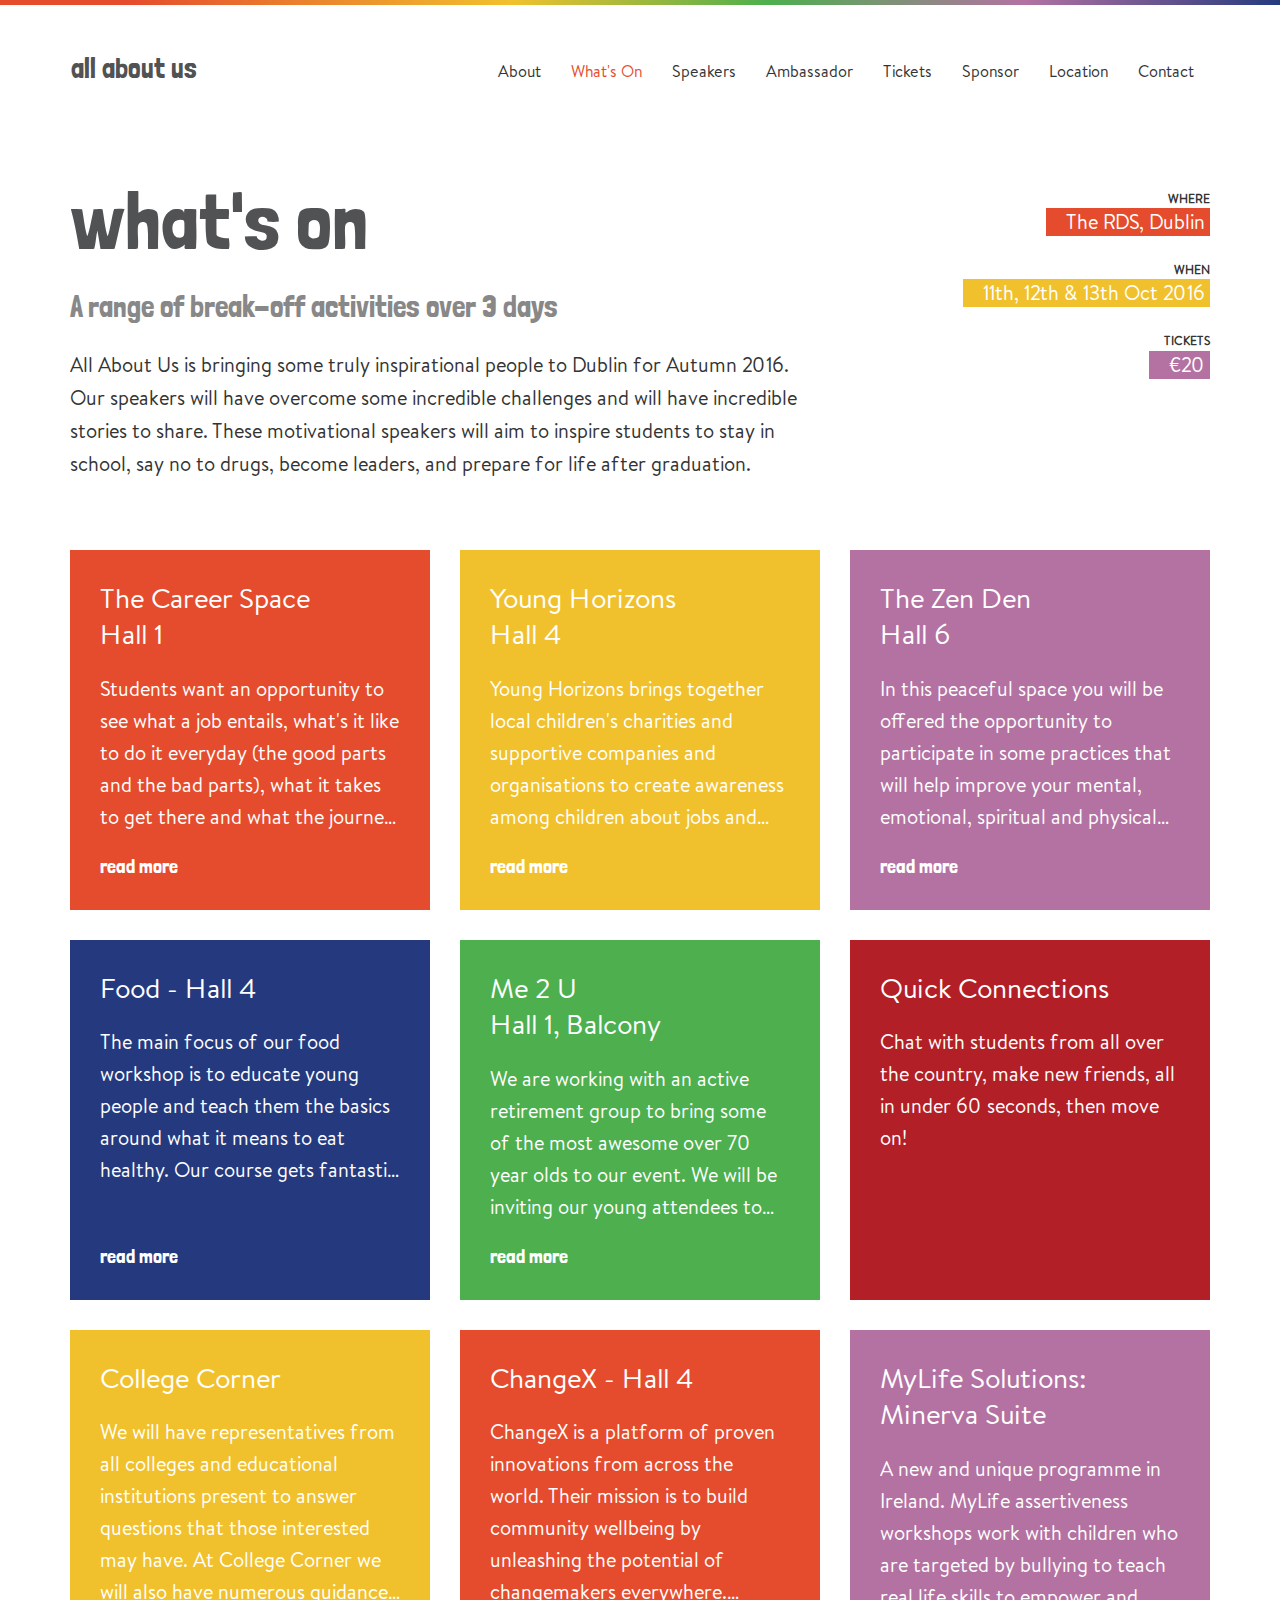
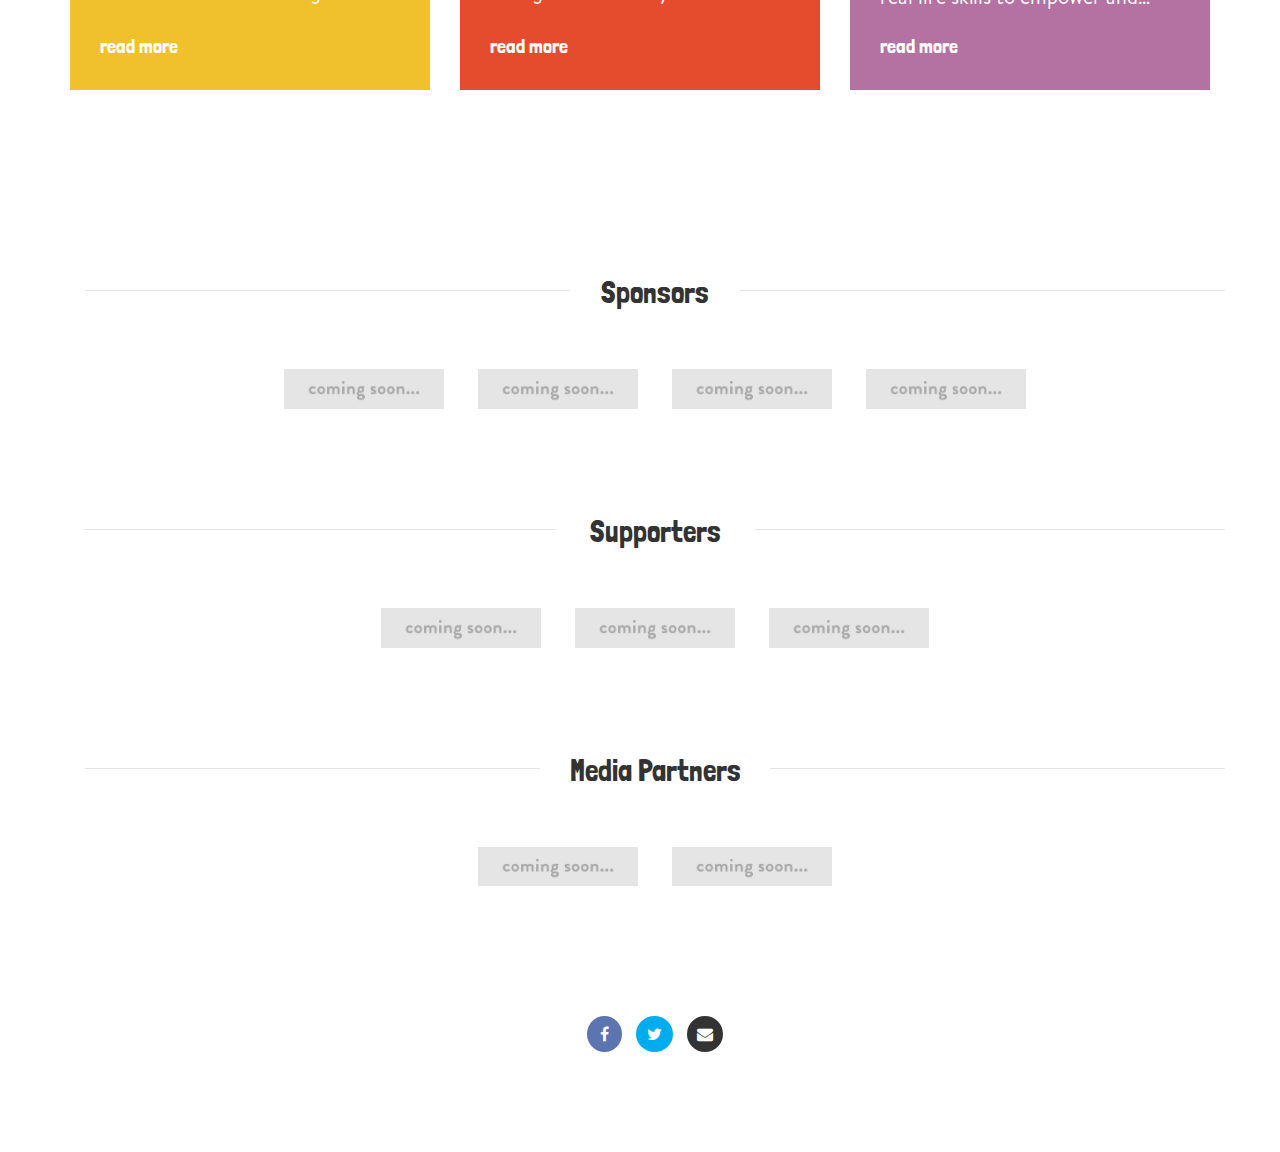
<file: whats-on.html>
<!DOCTYPE html>
<html lang="en">

<head>

<meta charset="utf-8">
<meta http-equiv="X-UA-Compatible" content="IE=edge">
<meta name="viewport" content="width=device-width, initial-scale=1">
<meta name="description" content="">
<meta name="author" content="">

<title>All About Us</title>

<!-- Bootstrap Core CSS -->
<link href="css/bootstrap.min.css" rel="stylesheet">
<link href="css/custom.css" rel="stylesheet">
<link href="css/font-awesome.min.css" rel="stylesheet">
</head>

<body id="topics">
<div id="strip"></div>
<div class="container" role="main">
<!-- Navigation -->
  <nav class="navbar" role="navigation">
    
    <div class="center">
      <div class="navbar-header">
      <div class="navbar-brand">
        <h3 class="site-title"><a href="index.html">All About Us</a></h3>
      </div>
      <button type="button" class="navbar-toggle" data-toggle="collapse" data-target="#bs-example-navbar-collapse-1">
        <span class="sr-only">Toggle navigation</span>
        <span class="icon-bar"></span>
        <span class="icon-bar"></span>
        <span class="icon-bar"></span>
      </button>
      </div>
      <!-- Collect the nav links, forms, and other content for toggling -->
      <div class="collapse navbar-collapse" id="bs-example-navbar-collapse-1">
      
      <ul class="nav navbar-nav navbar-right">
        <li>
            <a href="about.html">About</a>
        </li>
        <li>
            <a class="active" href="whats-on.html">What's On</a>
        </li>
        <li>
            <a href="speakers.html">Speakers</a>
        </li>
        <li>
            <a href="ambassador.html">Ambassador</a>
        </li>
        <!--<li>
            <a href="topics.html">Topics</a>
        </li>-->
        <li>
            <a href="tickets.html">Tickets</a>
        </li>
        <li>
            <a href="sponsor.html">Sponsor</a>
        </li>
        <li>
            <a href="location.html">Location</a>
        </li>        
        <li>
            <a href="contact.html">Contact</a>
        </li>
      </ul>
      </div>
    </div>
    <!-- /.navbar-collapse -->
  
  </nav>

<!-- Page Content -->


<div class="row">
  <div class="col-lg-12">
    
    <div class="intro-header row">
      <div class="col-md-8">
        <h1 class="page-title">What's On</h1>
        <h2 class="page-sub-title">A range of break-off activities over 3 days</h2>
        <p>All About Us is bringing some truly inspirational people to Dublin for Autumn 2016. Our speakers will have overcome some incredible challenges and will have incredible stories to share. These motivational speakers will aim to inspire students to stay in school, say no to drugs, become leaders, and prepare for life after graduation. </p>
      </div>
      <div class="sidebar text-right col-md-4">
        <h6>Where</h6>
        <p><span class="bg-color2"><a href="location.html">The RDS, Dublin</a></span></p>
        <h6>When</h6>
        <p><span class="bg-color3">11th, 12th &amp; 13th Oct 2016</span></p>
        <h6>Tickets</span></h6>
        <p><span class="bg-color5">€20</span></p>
      </div>
    </div>
    <div class="row cards">
      
      <!--<div class="col-md-4 card">
        <div class="card-inner bg-color2">
          <h3>Blackboard Mongrel</h3>
          <p class="limit">Too young to remember  the Irish quiz school’s quiz hosted by Ray D’arcy that aired for seven series on Network 2 in the 1990s? Well, we have something very similar lined up, teams of three will face each other in a round robin event on one of our smaller stages. Each day there will be a grand final with an awesome prize for the winner.  So if you think you have the quiz skills be sure to enter a team and start nerding up now, more details to come.</p>
          <a type="button" data-toggle="modal" class="link" data-target="#Modal1">Read More</a>
        </div>
      </div>-->
      <!-- Modal -->
        <!--<div class="modal fade" id="Modal1" tabindex="-1" role="dialog" aria-labelledby="myModalLabel" aria-hidden="true">
          <div class="modal-dialog">
            <div class="modal-content">
              <div class="modal-header">
                <button type="button" class="close" data-dismiss="modal" aria-label="Close"><span aria-hidden="true">&times;</span></button>
                <h3 class="modal-title" id="myModalLabel">Blackboard Mongrel</h3>
              </div>
              <div class="modal-body">
              <p>
                Too young to remember  the Irish quiz school’s quiz hosted by Ray D’arcy that aired for seven series on Network 2 in the 1990s? Well, we have something very similar lined up, teams of three will face each other in a round robin event on one of our smaller stages. Each day there will be a grand final with an awesome prize for the winner.  So if you think you have the quiz skills be sure to enter a team and start nerding up now, more details to come. 
              </p>
              </div>
            </div>
          </div>
        </div>-->
      <div class="col-md-4 card">
        <div class="card-inner bg-color2">
          <h3>The Career Space <br>Hall 1</h3>
          <p class="limit2">Students want an opportunity to see what a job entails, what's it like to do it everyday (the good parts and the bad parts),  what it takes to get there and what the journey is like. With this information in mind we will invite a representative from every single profession and trade in the country to work on something related to their job, in an allocated space at the event,  here they will take questions from attendees, demonstrate to attendees what they do, and allow students to get a taste of what their work is really like. 
          </p>
          <a type="button" data-toggle="modal" class="link" data-target="#Modal1">Read More</a>
        </div>
      </div>
      <!-- Modal -->
        <div class="modal fade" id="Modal1" tabindex="-1" role="dialog" aria-labelledby="myModalLabel" aria-hidden="true">
          <div class="modal-dialog">
            <div class="modal-content">
              <div class="modal-header">
                <button type="button" class="close" data-dismiss="modal" aria-label="Close"><span aria-hidden="true">&times;</span></button>
                <h3 class="modal-title" id="myModalLabel">The Career Space - Hall 1</h3>
              </div>
              <div class="modal-body">
              <p>
                Students want an opportunity to see what a job entails, what's it like to do it everyday (the good parts and the bad parts),  what it takes to get there and what the journey is... like. With this information in mind we will invite a representative from every single profession and trade in the country to work on something related to their job, in an allocated space at the event,  here they will take questions from attendees, demonstrate to attendees what they do, and allow students to get a taste of what their work is really like.

              </p>
              </div>
            </div>
          </div>
        </div>
      

      <div class="col-md-4 card">
        <div class="card-inner bg-color3">
          <h3>Young Horizons <br>Hall 4</h3>
          <p class="limit2">Young Horizons brings together local children's charities and supportive companies and organisations to create awareness among children about jobs and careers. To date, yH have worked with  Aer Lingus, RTE, Google, Simtech, The Ark, Croke Park, and the Defence Forces, with many more to come. Through their contacts they encourage kids to dream big and to reach beyond their circumstance with advice, support and imagination. </p>
          <a type="button" data-toggle="modal" class="link" data-target="#Modal3">Read More</a>
        </div>
      </div>
      
        <div class="modal fade" id="Modal3" tabindex="-1" role="dialog" aria-labelledby="myModalLabel" aria-hidden="true">
          <div class="modal-dialog">
            <div class="modal-content">
              <div class="modal-header">
                <button type="button" class="close" data-dismiss="modal" aria-label="Close"><span aria-hidden="true">&times;</span></button>
                <h3 class="modal-title" id="myModalLabel">Young Horizons</h3>
              </div>
              <div class="modal-body">
              <p>
                Young Horizons brings together local children's charities and supportive companies and organisations to create awareness among children about jobs and careers. To date, yH have worked with  Aer Lingus, RTE, Google, Simtech, The Ark, Croke Park, and the Defence Forces, with many more to come. Through their contacts they encourage kids to dream big and to reach beyond their circumstance with advice, support and imagination.   
              </p>
              </div>
            </div>
          </div>
        </div>  

      <div class="col-md-4 card">
        <div class="card-inner bg-color5">
          <h3>The Zen Den <br>Hall 6</h3>
          <p class="limit2">In this peaceful space  you will be offered the opportunity to participate in some practices that will help improve your mental, emotional, spiritual and physical well-being. In the most chilled out space at All About Us trained professionals will be giving classes in meditation, yoga, stress management, deep relaxation and positive psychology. 
          </p>
          <a type="button" data-toggle="modal" class="link" data-target="#Modal2">Read More</a>
        </div>
      </div>
      <!-- Modal -->
        <div class="modal fade" id="Modal2" tabindex="-1" role="dialog" aria-labelledby="myModalLabel" aria-hidden="true">
          <div class="modal-dialog">
            <div class="modal-content">
              <div class="modal-header">
                <button type="button" class="close" data-dismiss="modal" aria-label="Close"><span aria-hidden="true">&times;</span></button>
                <h3 class="modal-title" id="myModalLabel">The Zen Den</h3>
              </div>
              <div class="modal-body">
              <p>
                In this peaceful space  you will be offered the opportunity to participate in some practices that will help improve your mental, emotional, spiritual and physical well-being. In the most chilled out space at All About Us trained professionals will be giving classes in meditation, yoga, stress management, deep relaxation and positive psychology. 
              </p>
              </div>
            </div>
          </div>
        </div> 

      <div class="col-md-4 card">
        <div class="card-inner bg-color6">
          <h3>Food - Hall 4</h3>
          <p class="limit2">The main focus of our food workshop is to educate young people and teach them the basics around what it means to eat healthy. Our course gets fantastic results and it can be a very interactive and fun way to learn. The demonstrators will cook a variety of healthy, affordable and nutritious meals that a young person can easily practice in their own time, also perfect for students leaving home for the first time. </p>
          <a type="button" data-toggle="modal" class="link" data-target="#Modal4">Read More</a>
        </div>
      </div>
      <!-- Modal -->
        <div class="modal fade" id="Modal4" tabindex="-1" role="dialog" aria-labelledby="myModalLabel" aria-hidden="true">
          <div class="modal-dialog">
            <div class="modal-content">
              <div class="modal-header">
                <button type="button" class="close" data-dismiss="modal" aria-label="Close"><span aria-hidden="true">&times;</span></button>
                <h3 class="modal-title" id="myModalLabel">Food - Hall 4</h3>
              </div>
              <div class="modal-body">
              <p>
                The main focus of our food workshop is to educate young people and teach them the basics around what it means to eat healthy. Our course gets fantastic results and it can be a very interactive and fun way to learn. The demonstrators will cook a variety of healthy, affordable and nutritious meals that a young person can easily practice in their own time, also perfect for students leaving home for the first time. 
              </p>
              </div>
            </div>
          </div>
        </div>      

      <!--<div class="col-md-4 card">
        <div class="card-inner bg-color7">
          <h3>Spotlight</h3>
          <p class="limit">We love talented people here at All About Us, so we have a stage ready for young people to perform on, whether you’re part of a choir, dance act, a theatrical  group, or you’re more the individualistic type and want to sing, rap, act, dj, read your poetry etc we want you! We will once again be using an online platform to judge the initial entries, all successful applicants will take to the stage and perform their act in front of a live audience and a panel of judges. There will be a winner each day, prizes to be announced</p>
          <a type="button" data-toggle="modal" class="link" data-target="#Modal5">Read More</a>
        </div>
      </div>
      
        <div class="modal fade" id="Modal5" tabindex="-1" role="dialog" aria-labelledby="myModalLabel" aria-hidden="true">
          <div class="modal-dialog">
            <div class="modal-content">
              <div class="modal-header">
                <button type="button" class="close" data-dismiss="modal" aria-label="Close"><span aria-hidden="true">&times;</span></button>
                <h3 class="modal-title" id="myModalLabel">Spotlight</h3>
              </div>
              <div class="modal-body">
              <p>
                We love talented people here at All About Us, so we have a stage ready for young people to perform on, whether you’re part of a choir, dance act, a theatrical  group, or you’re more the individualistic type and want to sing, rap, act, dj, read your poetry etc we want you! We will once again be using an online platform to judge the initial entries, all successful applicants will take to the stage and perform their act in front of a live audience and a panel of judges. There will be a winner each day, prizes to be announced
              </p>
              </div>
            </div>
          </div>
        </div>    -->  
       
      <div class="col-md-4 card">
        <div class="card-inner bg-color4">
          <h3>Me 2 U <br> Hall 1, Balcony</h3>
          <p class="limit2">We are working with an active retirement group to bring some of the most
awesome over 70 year olds to our event. We will be inviting our young attendees
to chat with our respected guest, ask them questions and listen to what they have
to say about how to successfully navigate one's way through life.</p>
          <a type="button" data-toggle="modal" class="link" data-target="#Modal8">Read More</a>
        </div>
      </div>
            <!-- Modal -->
        <div class="modal fade" id="Modal8" tabindex="-1" role="dialog" aria-labelledby="myModalLabel" aria-hidden="true">
          <div class="modal-dialog">
            <div class="modal-content">
              <div class="modal-header">
                <button type="button" class="close" data-dismiss="modal" aria-label="Close"><span aria-hidden="true">&times;</span></button>
                <h3 class="modal-title" id="myModalLabel">Me 2 U - Hall 1, Balcony</h3>
              </div>
              <div class="modal-body">
              <p>
               We are working with an active retirement group to bring some of the most
awesome over 70 year olds to our event. We will be inviting our young attendees
to chat with our respected guest, ask them questions and listen to what they have
to say about how to successfully navigate one's way through life.
              </p>
              </div>
            </div>
          </div>
        </div>


        <div class="col-md-4 card">
        <div class="card-inner bg-color1">
          <h3>Quick Connections</h3>
          <p class="limit">Chat with students from all over the country, make new friends, all in under 60 seconds, then move on!</p>
          <!--<a type="button" data-toggle="modal" class="link" data-target="#Modal7">Read More</a>-->
        </div>
      </div>


        <div class="col-md-4 card">
          <div class="card-inner bg-color3">
            <h3>College Corner</h3>
            <p class="limit">We will have representatives from all colleges and educational institutions present to answer questions that those interested may have. At College Corner we will also have numerous guidance counsellors available. </p>
            <a type="button" data-toggle="modal" class="link" data-target="#Modal13">Read More</a>
          </div>
        </div>
            <!-- Modal -->
        <div class="modal fade" id="Modal13" tabindex="-1" role="dialog" aria-labelledby="myModalLabel" aria-hidden="true">
          <div class="modal-dialog">
            <div class="modal-content">
              <div class="modal-header">
                <button type="button" class="close" data-dismiss="modal" aria-label="Close"><span aria-hidden="true">&times;</span></button>
                <h3 class="modal-title" id="myModalLabel">College Corner</h3>
              </div>
              <div class="modal-body">
              <p>
              We will have representatives from all colleges and educational institutions present to answer questions that those interested may have. At College Corner we will also have numerous guidance counsellors available. 
              </p>
              </div>
            </div>
          </div>
        </div>


             <div class="col-md-4 card">
          <div class="card-inner bg-color2">
            <h3>ChangeX - Hall 4</h3>
            <p class="limit">
                        ChangeX is a platform of proven innovations from across the world. Their mission
            is to build community wellbeing by unleashing the potential of changemakers
            everywhere. ChangeX will invite projects which work with young people in the
            community to All About Us. Their aim will be to try and get young people involved
            in the many projects that are available to them in their local communities.</p>
<a type="button" data-toggle="modal" class="link" data-target="#Modal7">Read More</a>
            
          </div>
        </div>
            
        <div class="modal fade" id="Modal7" tabindex="-1" role="dialog" aria-labelledby="myModalLabel" aria-hidden="true">
          <div class="modal-dialog">
            <div class="modal-content">
              <div class="modal-header">
                <button type="button" class="close" data-dismiss="modal" aria-label="Close"><span aria-hidden="true">&times;</span></button>
                <h3 class="modal-title" id="myModalLabel">ChangeX - Hall 4</h3>
              </div>
              <div class="modal-body">
              <p>
              ChangeX is a platform of proven innovations from across the world. Their mission
is to build community wellbeing by unleashing the potential of changemakers
everywhere. ChangeX will invite projects which work with young people in the
community to All About Us. Their aim will be to try and get young people involved
in the many projects that are available to them in their local communities. . 
              </p>
              </div>
            </div>
          </div>
        </div> 

      <div class="col-md-4 card">
        <div class="card-inner bg-color5">
          <h3>MyLife Solutions: <br>Minerva Suite</h3>
          <p class="limit2">A new and unique programme in Ireland. MyLife assertiveness workshops work
with children who are targeted by bullying to teach real life skills to empower and
enable them to stand up for themselves. They will be present at All About Us.</p>
          <a type="button" data-toggle="modal" class="link" data-target="#Modal12">Read More</a>
        </div>
      </div>
      <!-- Modal -->
        <div class="modal fade" id="Modal12" tabindex="-1" role="dialog" aria-labelledby="myModalLabel" aria-hidden="true">
          <div class="modal-dialog">
            <div class="modal-content">
              <div class="modal-header">
                <button type="button" class="close" data-dismiss="modal" aria-label="Close"><span aria-hidden="true">&times;</span></button>
                <h3 class="modal-title" id="myModalLabel">MyLife Solutions - Minerva Suite</h3>
              </div>
              <div class="modal-body">
              <p>
                A new and unique programme in Ireland. MyLife assertiveness workshops work
with children who are targeted by bullying to teach real life skills to empower and
enable them to stand up for themselves. They will be present at All About Us.
              </p>
              </div>
            </div>
          </div>
        </div> 
        <!--<div class="col-md-4 card">
          <div class="card-inner bg-color2">
            <h3>The Student Lounge</h3>
            <p>A place to chill, relax, meet some new people and just hang out. </p>
            
          </div>
        </div>
        <div class="col-md-4 card">
          <div class="card-inner bg-color5">
            <h3>The Teacher’s Lounge</h3>
            <p> A nice relaxing space on the balcony of the main hall where teachers can chill out all day if they wish.</p>
            
          </div>
        </div>        -->
      
    </div>

    
  </div>

</div>
<!-- /.row -->
<footer>
  <div class="container">
      <div class="sponsors">
        <div class="footer-header">
          <h2 class="text-center">Sponsors</h2>
        </div>
         
          <div class="logos">    
            <img class="col-md-2" src="img/ei-logo.png">
            <img class="col-md-2" src="img/ei-logo.png">
            <img class="col-md-2" src="img/ei-logo.png">
            <img class="col-md-2" src="img/ei-logo.png">
          </div>
      </div>
      <div class="supporters">
        <div class="footer-header">
          <h2 class="text-center">Supporters</h2>
        </div>
        <div class="logos">    
          <img class="col-md-2" src="img/ei-logo.png">
          <img class="col-md-2" src="img/ei-logo.png">
          <img class="col-md-2" src="img/ei-logo.png">
        </div>
      </div>
      <div class="media-partners">
        <div class="footer-header">
          <h2 class="text-center">Media Partners</h2>
        </div>
        <div class="logos">    
          <img class="col-md-2" src="img/ei-logo.png">
          <img class="col-md-2" src="img/ei-logo.png">
        </div>
      </div>
  </div>
  <div class="social-icon-container container">
  
    <i class="fa fa-facebook circle"></i>
    <a href="https://twitter.com/intent/follow?screen_name=allaboutusevent"><i class="fa fa-twitter circle"></i></a>
      <script src="https://platform.twitter.com/widgets.js" async></script>
    <i class="fa fa-envelope circle"></i>
    <!--<i class="fa fa-pinterest circle"></i>
    <i class="fa fa-google-plus circle"></i>-->
  </div> 
</footer>

</div>
<!-- /.container -->

<!-- jQuery Version 1.11.1 -->
<script src="js/jquery.js"></script>

<!-- Bootstrap Core JavaScript -->
<script src="js/bootstrap.min.js"></script>

</body>

</html>
</file>
<file: css/custom.css>
@import url(http://fonts.googleapis.com/css?family=Londrina+Solid);
@import url(http://fonts.googleapis.com/css?family=Londrina+Outline);

@font-face {
    font-family: 'HVDFontsBrandonTextRegular';
    src: url('../fonts/HVDFontsBrandonTextRegular.eot');
    src: url('../fonts/HVDFontsBrandonTextRegular.eot') format('embedded-opentype'),
         url('../fonts/HVDFontsBrandonTextRegular.woff2') format('woff2'),
         url('../fonts/HVDFontsBrandonTextRegular.woff') format('woff'),
         url('../fonts/HVDFontsBrandonTextRegular.ttf') format('truetype'),
         url('../fonts/HVDFontsBrandonTextRegular.svg#HVDFontsBrandonTextRegular') format('svg');
}

h1, h2, h5 {
	font-family: 'Londrina Solid', cursive;
}
h1 {
	font-size:80px;
}
h1.page-title {
	color: #333333;
	text-transform: lowercase;
	color: #515254;
}
h2.page-sub-title {
	font-family: 'Londrina Solid', cursive;
	margin-bottom: 25px;
	color: #888888;
}
h3 {
	font-size: 28px;
}
h3.site-title {
	font-family: 'Londrina Solid', cursive;
	color: #333333;
	text-transform: lowercase;
	margin: 0;
}
h4 {
	font-size: 20px;
}
h6 {
	font-family: 'HVDFontsBrandonTextRegular';
	font-weight: bold;
  margin-top: 25px;
  margin-bottom: 0px;
  text-transform: uppercase;
}
nav {
	font-size: 16px;
}
p {
	font-size: 20px;
	line-height: 1.65em;
}
p.lead {
  font-size: 19px;
  letter-spacing: 0.03em;
  margin-top: 30px;
}
a {
	cursor: pointer;
}
.active{
	
	color: #e54c2d !important;
}
a:hover {
	text-decoration: none;
}
body {
	font-family: 'HVDFontsBrandonTextRegular';
	color: #333333;
	font-size: 16px;
	line-height: 1.6em;
}
/*colors*/
.bg-color-grey {
	background-color: #f0f0f0;
}.bg-color1 {
background-color: #b31f27;
}.bg-color2 {
background-color: #e54c2d;
}.bg-color3 {
background-color: #f1c12d;
}.bg-color4 {
background-color: #4daf4e;
}.bg-color5 {
background-color: #b372a2;
}.bg-color6 {
background-color: #253a7e;
}
.bg-color7 {
background-color: #34bebd;
}

header {
	text-align: center;
	margin: 40px 0;
}

/*NAV*/

.navbar {
	margin-bottom: 60px;
}
.nav>li>a {
	color: #333333;
}
.nav>li>a:focus, .nav>li>a:hover {
	background: none;
	color: #e54c2d;
}
.navbar-inner {
  text-align:center;
}
.navbar-brand {
	padding: 8px 0px;
}
.navbar-brand a,.navbar-brand a:hover,.navbar-brand a:focus {
	color: #515254;
	text-decoration: none;
}
/*.navbar-nav li:nth-child(1){
border-bottom: 4px solid #b31f27;
}
.navbar-nav li:nth-child(2){
border-bottom: 4px solid #e54c2d;
}
.navbar-nav li:nth-child(3){
border-bottom: 4px solid #f1c12d;
}
.navbar-nav li:nth-child(4){
border-bottom: 4px solid #4daf4e;
}
.navbar-nav li:nth-child(5){
border-bottom: 4px solid #b372a2;
}
.navbar-nav li:nth-child(6){
border-bottom: 4px solid #253a7e;
}
.navbar-nav li:nth-child(7){
border-bottom: 4px solid #b31f27;
}
.navbar-nav li:nth-child(8){
border-bottom: 4px solid #e54c2d;
}*/

/*GLOBAL PAGE STYLES */
#strip {
	width: 100%;
  height: 5px;
  margin-bottom: 40px;
  background-color: #e5dd3b;
background-image: -webkit-linear-gradient(left,#e54c2d 10%, #f1c12d 40%, #4daf4e 60%, #b372a2 80%, #253a7e 100%)
	}
.page-title { 
	margin-bottom: 25px;
}
.sidebar {
	margin-top: 10px;
}
.sidebar span {
	padding:0px 5px 1px 20px;
	color: #ffffff;
}
.sidebar span a {
	color: #ffffff;
}
.fa-user {
  padding: 21px 30px;
  border-radius: 50%;
  color: #ffffff;
}
.fa-5x {
  margin: 0 auto;
  display: block;
  width: 115px;
  height: 115px;
}
.bottombar {
	padding-top: 40px;
	display: none;
}
.bottombar .card p {
  font-size: 20px;
  line-height: 1.3em;
  margin-bottom: 0px;
}

/* INTRO HEADER */
.intro-header {
	text-align: left;
	margin-bottom: 60px;
}
.intro-header p {
	font-size: 20px;
}
/* END GLOBAL PAGE STYLES */
/*LANDING PAGE*/
#landing {
  background-color: rgba(255,255);
  background: url('../img/home1.jpg') no-repeat center center fixed; 
  -webkit-background-size: cover;
  -moz-background-size: cover;
  -o-background-size: cover;
  background-size: cover;
}

.landing-container {
	margin-top: 60px;	
}
h1.landing-header {
	font-size: 120px;
  text-transform: lowercase;
  letter-spacing: .04em;
}
h2.landing-sub-header {
  font-size: 82px;
  text-transform: lowercase;
  margin-top: 8px;
  font-family: 'Londrina Outline';
}
svg#Layer_1 {
  max-width: 581px;
}
/*tickets page*/
.newsletter-container {
margin-top: 60px;
padding: 30px;
}
.mailchimp-form {
padding-top: 30px;
}
/*speaker page*/
img.speaker {
	border-radius: 50%;
	margin: 0 auto;
	display: block;
	max-width: 150px;
	margin-bottom: 20px;
}
.speaker-card {
	text-align: center;
}
.speaker-card h6 {
	margin: 25px 0px 20px; 
	letter-spacing: 0.05em;
}
.speaker-card h6 a {
	border-bottom:1px solid #ffffff; 
	color: #ffffff;
}
.speaker-card .fa {
	margin-top: 15px;
	background: none;
	border:1px solid #ffffff;
}


/*COMPONENT _ CARD */
.cards {
	margin-bottom: 60px;
}
.card {
	color: #ffffff;
}

#topics .card p.limit  {
  	overflow: hidden;
   text-overflow: ellipsis;
   display: -webkit-box;
   line-height: 1.6em;     
   max-height: 232px;      
   -webkit-line-clamp: 6; 
   -webkit-box-orient: vertical;
}
#topics .card p.limit2 {
   overflow: hidden;
   text-overflow: ellipsis;
   display: -webkit-box;
   line-height: 1.6em;  
   max-height: 182px;   
   -webkit-line-clamp: 5;
   -webkit-box-orient: vertical;
}
.card h3 {
	margin: 0px 0px 20px;
	line-height: 1.3em;
}
.card-inner {
	padding: 30px;
	margin-bottom: 30px;
}
#topics .card-inner {
min-height:360px;	
}

.card a.link {
  position: absolute;
  bottom: 60px;
}
a.link {
	font-family: 'Londrina Solid', cursive;
	color: #ffffff;
	font-size: 20px;
	text-transform: lowercase;
}
.primary {
	background-color: #ffffff;
	color: #333333;
}
/*FOOTER*/
footer {
margin-top: 0px;
	padding: 0px 0px 40px;
}
footer p {
	font-size: 16px;
	text-align: center;
}

.sponsors h2, .supporters h2, .media-partners h2 {
  color: #333333;
  background: #fff;
  display: block;
  margin: -15px auto 0;
}
.sponsors h2 {
	width: 170px;
}
.supporters h2 {
	width: 200px;	
}
.media-partners h2 {
	width: 230px;	
}
.sponsors {
	margin-top: 80px;
}
.sponsors, .supporters, .media-partners {
	 padding: 30px 0px;
}
.logos {
	padding: 60px 0;
	text-align: center;
}
.logos img {
  display: inline-block !important;
  float: none;
  vertical-align: middle;
}
.footer-header {
	border-top: 1px solid #e5e5e5;
}
.container[role="main"] {
  padding-bottom: 60px;
}
.social-icon-container.container {
	margin-top: 40px;
	text-align: center;
}
.fa-facebook {
	background-color: #5c75b0;
	padding: 10px 13px;
	margin-right: 10px;
	border-radius: 50%;
	color: #ffffff;
}
.fa-twitter{
	background-color: #00aced;
	padding: 10px 11px;
	margin-right: 10px;
	border-radius: 50%;
	color: #ffffff;
}
.fa-pinterest {
	background-color: #cc2127;
	padding: 10px 12px;
	margin-right: 10px;
	border-radius: 50%;
	color: #ffffff;
}
.fa-envelope{
	background-color: #333333;
	padding: 10px;
	border-radius: 50%;
	color: #ffffff;
}
.fa-google-plus {
	background-color: #dd4b39;
	padding: 10px 11px;
	margin-right: 10px;
	border-radius: 50%;
	color: #ffffff;
}
.fa-linkedin {
	background-color: #1385c7;
	padding: 10px 11px;
	margin-right: 10px;
	border-radius: 50%;
	color: #ffffff;
}

/*button styles*/
.btn-primary {
	background-color: #f1c12d;
	border: none;
  text-transform: uppercase;
  letter-spacing: 0.04em;
  font-size: 14px;
  padding: 10px 20px;
}
.btn-primary:hover, .btn-primary:focus, .btn-primary-hover {
	background-color: #E0C00D;
	border: none;
}


/*modal*/
@media (min-width: 768px) {
	.modal-dialog {
		width: 800px;
	}
	.modal {
  text-align: center;
	}
	.modal-body {
		padding: 15px 30px 30px;	
	}
	.modal-body p {
	font-size: 20px;
	}

	.modal-header {
		padding: 30px 30px 0px;
		border: none;
	}
	.modal:before {
	  display: inline-block;
	  vertical-align: middle;
	  content: " ";
	  height: 100%;
	}

	.modal-dialog {
	  display: inline-block;
	  text-align: left;
	  vertical-align: middle;
	}
}
/*alert*/
.alert-info {
	background-color: #f1c12d;
	border: none;
	color: #ffffff;
	border-radius: 2px;
}
.alert-info .btn-primary, .alert-info .form-control {
	border: 1px solid #ffffff;
	border-radius: 2px;
	width: 100%;
}
.alert-info .form-control {
  height: 48px;
  box-shadow:none;
  font-size: 18px;
}

.margin-top-25 {
	margin-top: 25px;
}
.margin-bottom-25 {
margin-bottom: 25px;
}
.padding-top-60 {
	padding-top: 60px !important;
}
/*map*/
#map {
    width: 100%;
    height: 500px;
}
</file>
